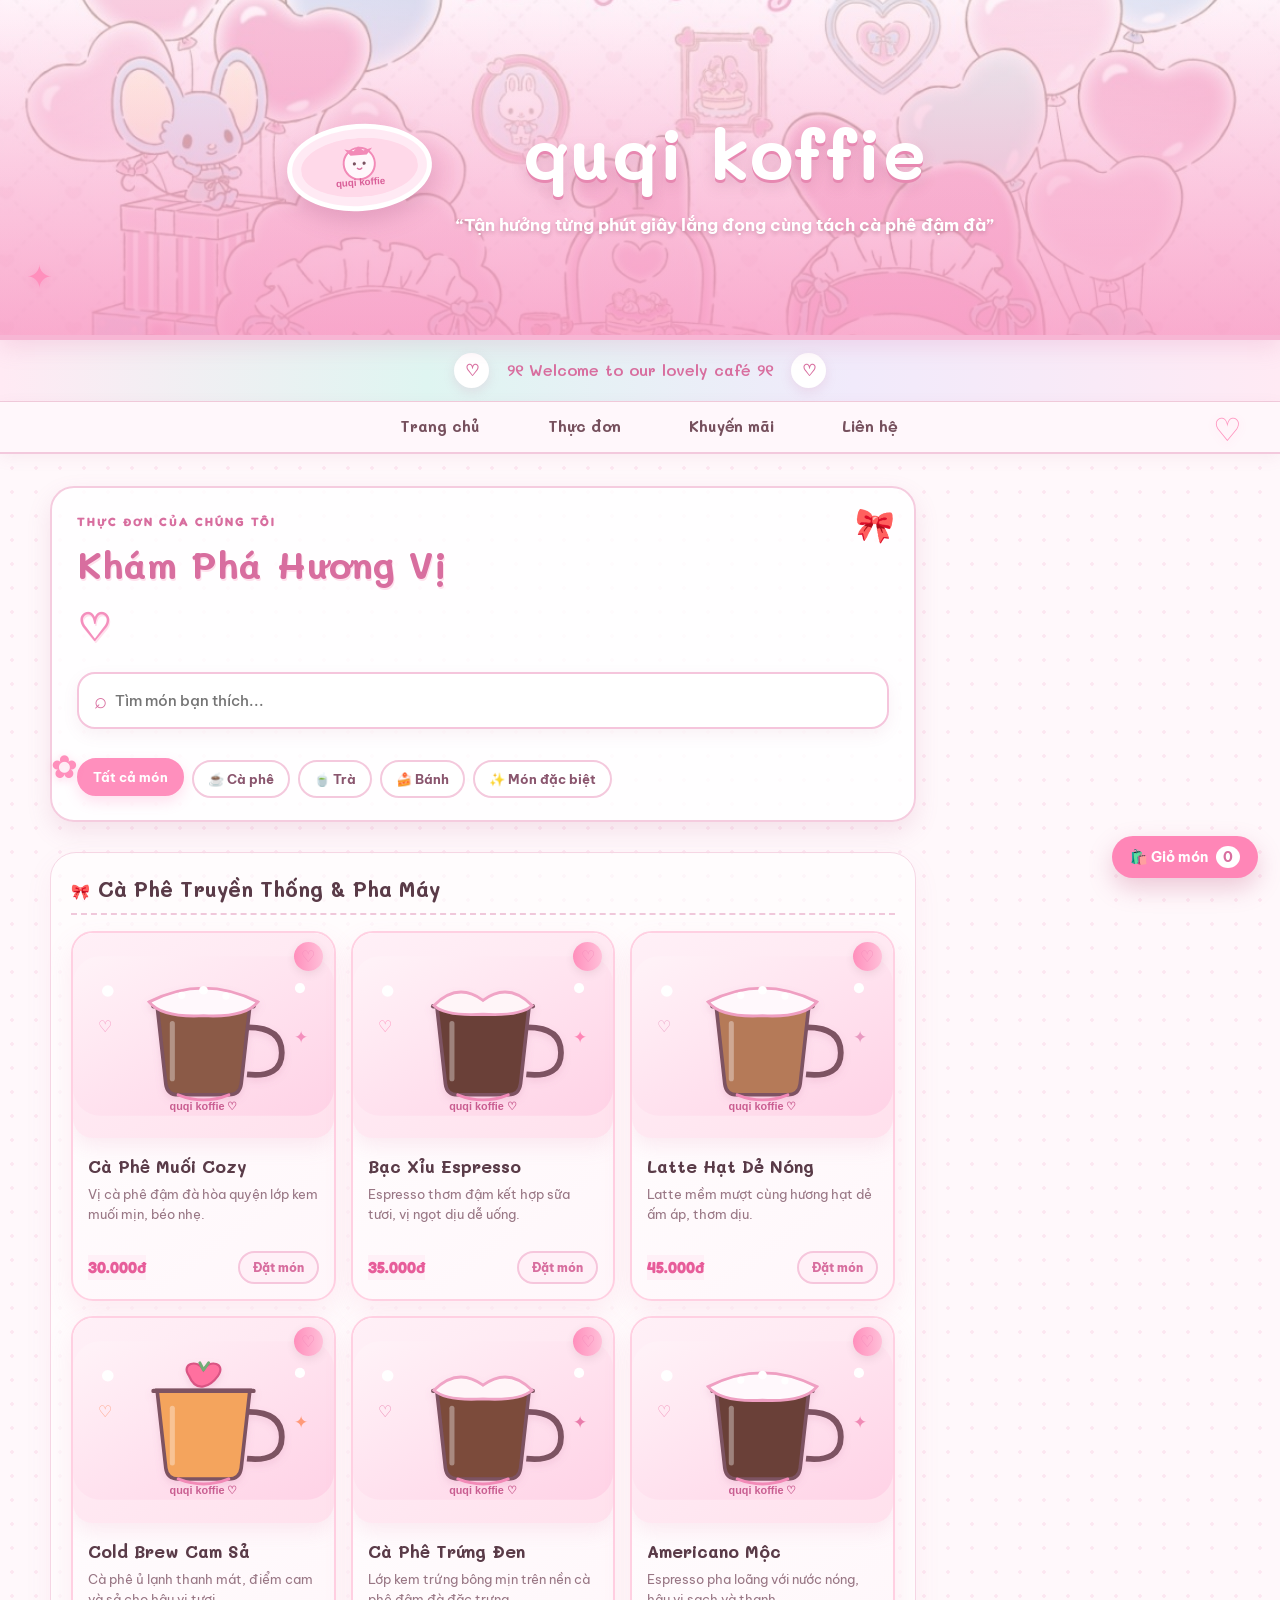
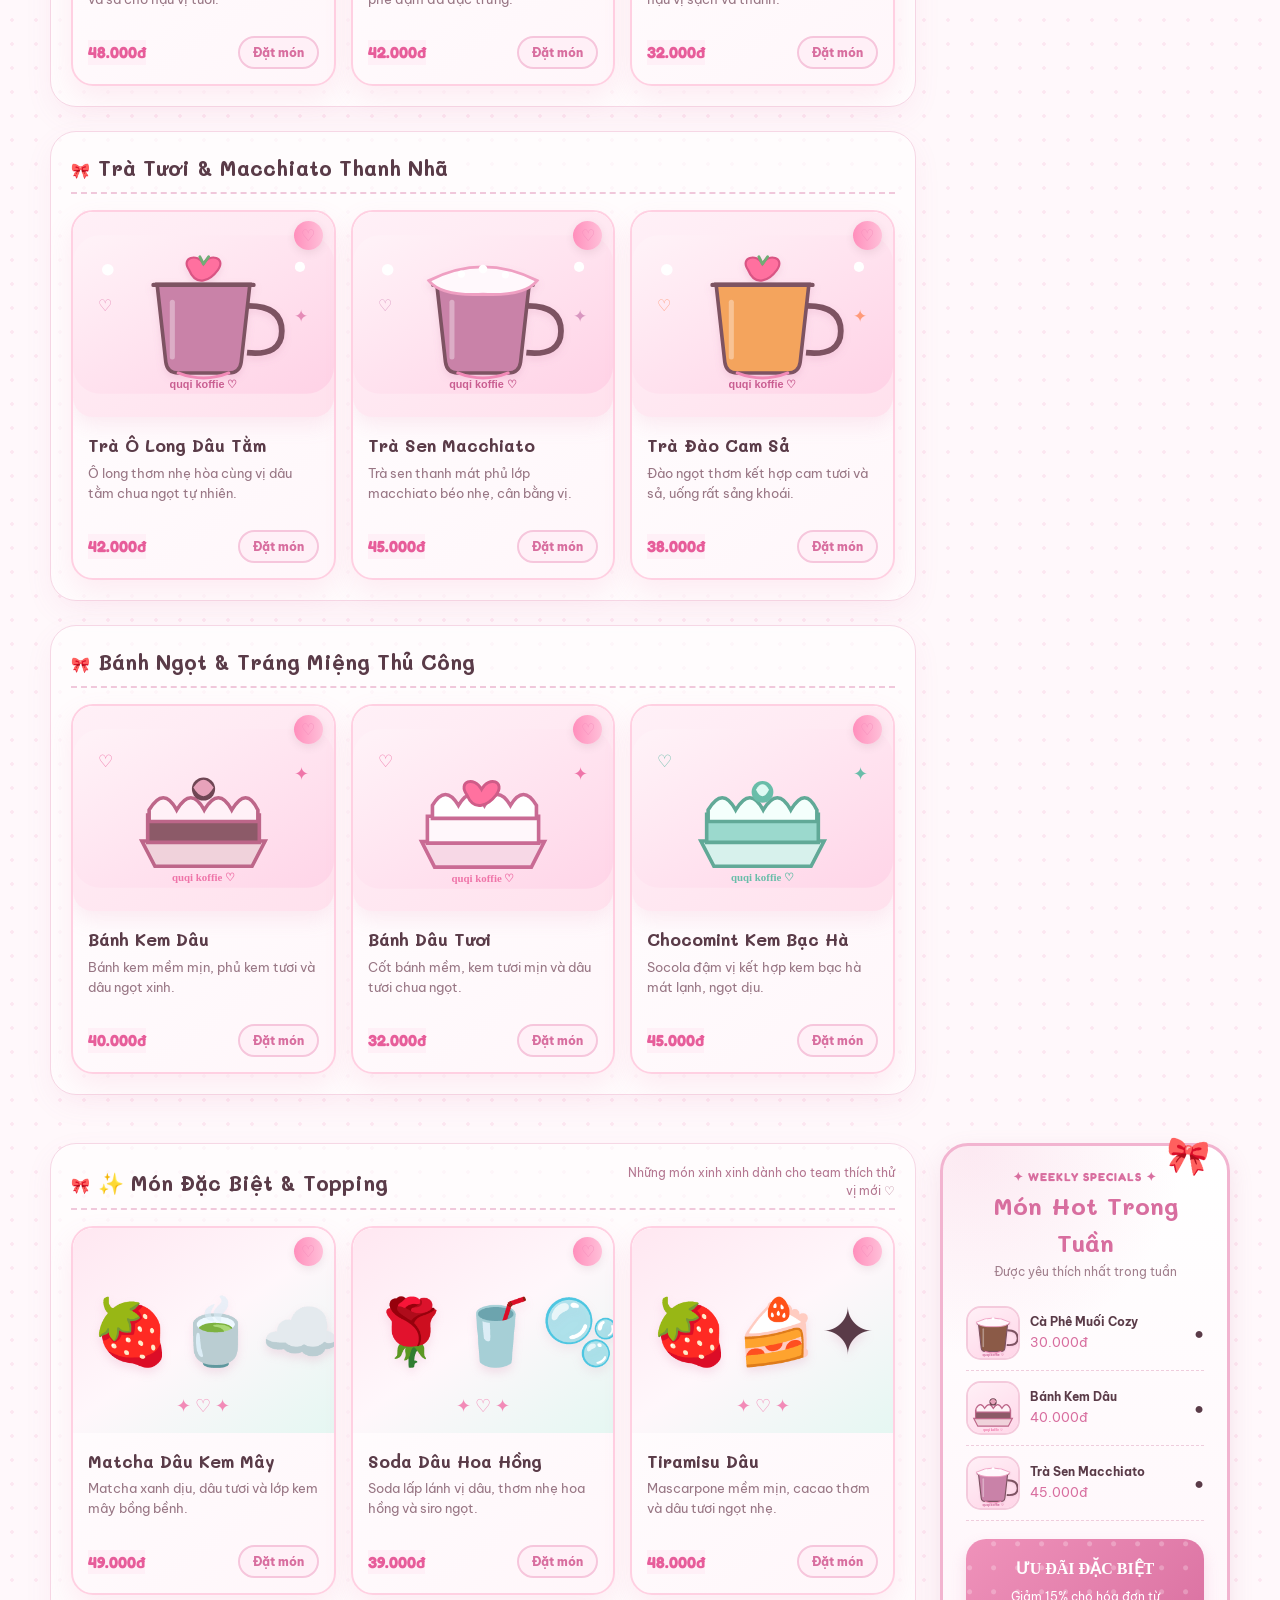
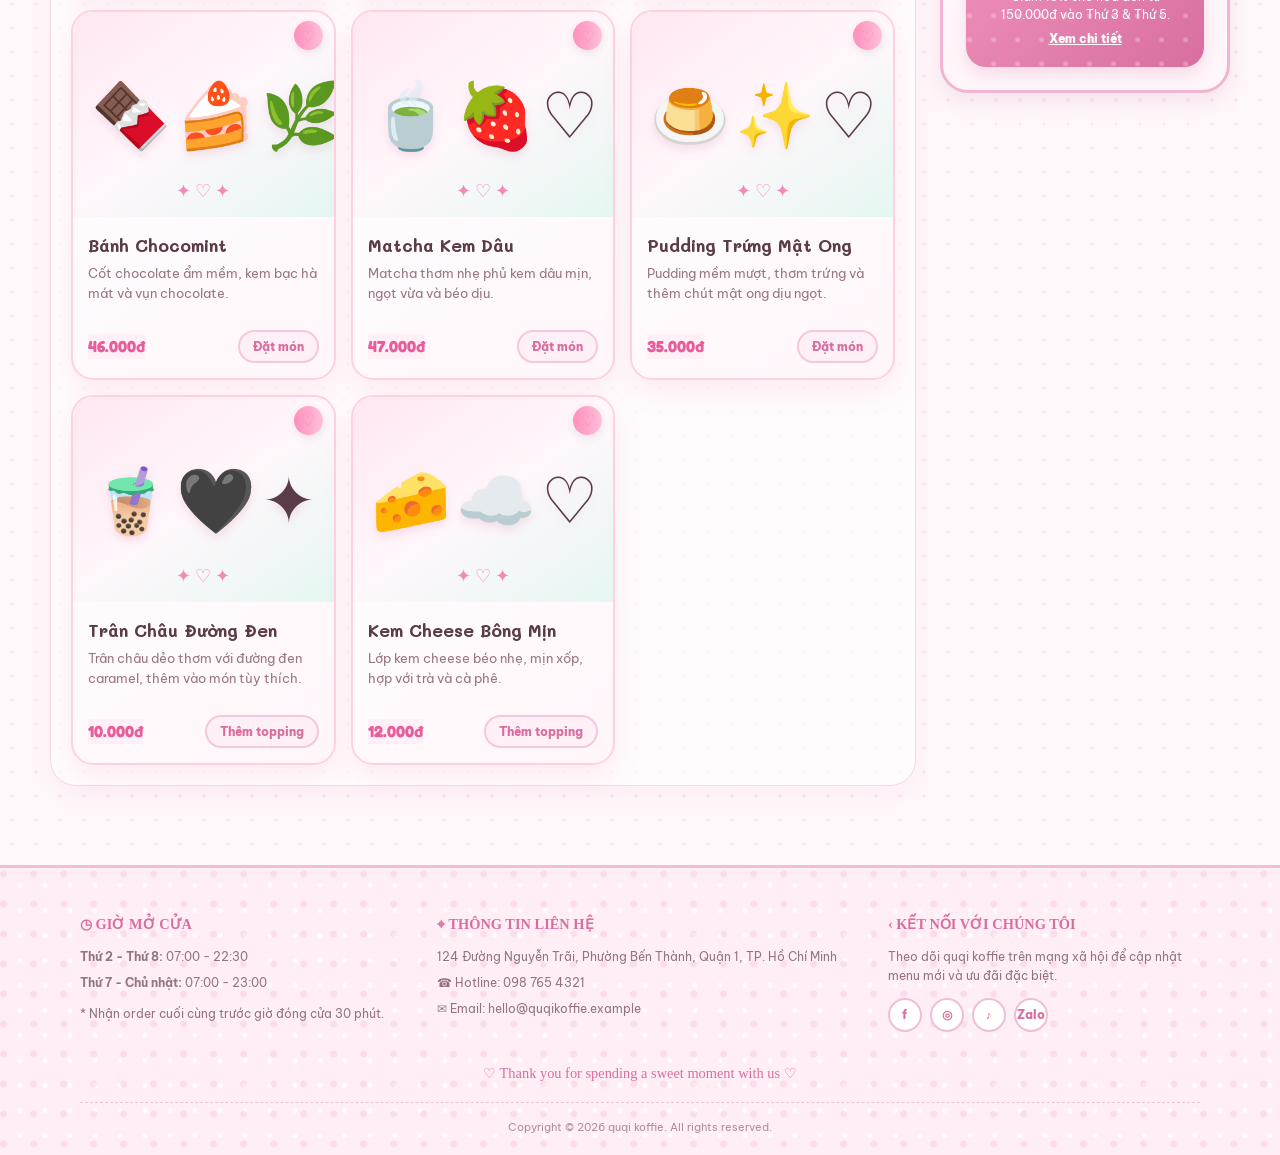
<file: C1_6651071058/html/index.html>
<!DOCTYPE html>
<html lang="vi">
<head>
    <meta charset="UTF-8">
    <meta name="viewport" content="width=device-width, initial-scale=1.0">
    <meta name="description" content="quqi koffie - thực đơn cà phê, trà và bánh ngọt thủ công.">
    <link rel="preconnect" href="https://fonts.googleapis.com">    <link rel="preconnect" href="https://fonts.gstatic.com" crossorigin>    <link href="https://fonts.googleapis.com/css2?family=Baloo+2:wght@400;500;600;700;800&family=Fredoka:wght@400;500;600;700&family=Be+Vietnam+Pro:wght@400;500;600;700;800&display=swap" rel="stylesheet">    <title>quqi koffie | Coffee & Bakery</title>
    <link rel="stylesheet" href="../css/style.css">
</head>
<body>
    <div class="pink-sparkle pink-sparkle-1">✦</div><div class="pink-sparkle pink-sparkle-2">♡</div><div class="pink-sparkle pink-sparkle-3">✿</div>
    <header class="site-header" id="trang-chu">
        <div class="header-overlay">
            <div class="brand">
                <img src="../images/logo.svg" alt="Logo quqi koffie" class="logo">
                <div>
                    <h1>quqi koffie</h1>
                    <p class="slogan">“Tận hưởng từng phút giây lắng đọng cùng tách cà phê đậm đà”</p>
                </div>
            </div>
        </div>
    </header>

    <div class="character-strip" aria-label="Chào mừng đến quqi koffie">
        <div class="character-strip-inner">
            <span class="sticker sticker-left">♡</span>
            <p>୨୧ Welcome to our lovely café ୨୧</p>
            <span class="sticker sticker-right">♡</span>
        </div>
    </div>

    <nav class="main-nav" aria-label="Điều hướng chính">
        <ul>
            <li><a href="#trang-chu">Trang chủ</a></li>
            <li><a href="#thuc-don">Thực đơn</a></li>
            <li><a href="#khuyen-mai">Khuyến mãi</a></li>
            <li><a href="#lien-he">Liên hệ</a></li>
        </ul>
    </nav>

    <main class="page-wrap">
        <div class="content">
            <div class="menu-heading"><span class="bow-decoration" aria-hidden="true">🎀</span>
                <p class="eyebrow">THỰC ĐƠN CỦA CHÚNG TÔI</p>
                <h2 id="thuc-don">Khám Phá Hương Vị</h2>
                <div class="menu-tools">
                    <div class="search-box"><span>⌕</span><input id="menuSearch" type="search" placeholder="Tìm món bạn thích..." aria-label="Tìm món"></div>
                    <div class="filter-tabs" aria-label="Bộ lọc thực đơn">
                        <button class="active" data-filter="all">Tất cả món</button>
                        <button data-filter="coffee">☕ Cà phê</button>
                        <button data-filter="tea">🍵 Trà</button>
                        <button data-filter="cake">🍰 Bánh</button>
                        <button data-filter="special">✨ Món đặc biệt</button>
                    </div>
                </div>
            </div>

            <section class="menu-section" id="ca-phe">
                <h2>Cà Phê Truyền Thống &amp; Pha Máy</h2>
                <div class="menu-grid">
                    <article class="food-card" data-category="coffee special" data-name="cà phê muối cozy">
                        <img src="../images/coffee-muoi.svg" alt="Cà phê muối Cozy">
                        <div class="card-body">
                            <h3>Cà Phê Muối Cozy</h3>
                            <p>Vị cà phê đậm đà hòa quyện lớp kem muối mịn, béo nhẹ.</p>
                            <div class="card-bottom"><span class="price">30.000đ</span><button type="button">Đặt món</button></div>
                        </div>
                    </article>
                    <article class="food-card" data-category="coffee" data-name="bạc xỉu espresso">
                        <img src="../images/espresso.svg" alt="Bạc xỉu Espresso">
                        <div class="card-body">
                            <h3>Bạc Xỉu Espresso</h3>
                            <p>Espresso thơm đậm kết hợp sữa tươi, vị ngọt dịu dễ uống.</p>
                            <div class="card-bottom"><span class="price">35.000đ</span><button type="button">Đặt món</button></div>
                        </div>
                    </article>
                    <article class="food-card" data-category="coffee" data-name="latte hạt dẻ nóng">
                        <img src="../images/latte.svg" alt="Latte hạt dẻ nóng">
                        <div class="card-body">
                            <h3>Latte Hạt Dẻ Nóng</h3>
                            <p>Latte mềm mượt cùng hương hạt dẻ ấm áp, thơm dịu.</p>
                            <div class="card-bottom"><span class="price">45.000đ</span><button type="button">Đặt món</button></div>
                        </div>
                    </article>
                    <article class="food-card" data-category="coffee special" data-name="cold brew cam sả">
                        <img src="../images/cold-brew.svg" alt="Cold Brew Cam Sả">
                        <div class="card-body">
                            <h3>Cold Brew Cam Sả</h3>
                            <p>Cà phê ủ lạnh thanh mát, điểm cam và sả cho hậu vị tươi.</p>
                            <div class="card-bottom"><span class="price">48.000đ</span><button type="button">Đặt món</button></div>
                        </div>
                    </article>
                    <article class="food-card" data-category="coffee special" data-name="cà phê trứng đen">
                        <img src="../images/trung-den.svg" alt="Cà phê trứng đen">
                        <div class="card-body">
                            <h3>Cà Phê Trứng Đen</h3>
                            <p>Lớp kem trứng bông mịn trên nền cà phê đậm đà đặc trưng.</p>
                            <div class="card-bottom"><span class="price">42.000đ</span><button type="button">Đặt món</button></div>
                        </div>
                    </article>
                    <article class="food-card" data-category="coffee" data-name="americano mộc">
                        <img src="../images/americano.svg" alt="Americano nóng">
                        <div class="card-body">
                            <h3>Americano Mộc</h3>
                            <p>Espresso pha loãng với nước nóng, hậu vị sạch và thanh.</p>
                            <div class="card-bottom"><span class="price">32.000đ</span><button type="button">Đặt món</button></div>
                        </div>
                    </article>
                </div>
            </section>

            <section class="menu-section" id="tra">
                <h2>Trà Tươi &amp; Macchiato Thanh Nhã</h2>
                <div class="menu-grid">
                    <article class="food-card" data-category="tea special" data-name="trà ô long dâu tằm">
                        <img src="../images/tra-olong.svg" alt="Trà ô long dâu tằm">
                        <div class="card-body">
                            <h3>Trà Ô Long Dâu Tằm</h3>
                            <p>Ô long thơm nhẹ hòa cùng vị dâu tằm chua ngọt tự nhiên.</p>
                            <div class="card-bottom"><span class="price">42.000đ</span><button type="button">Đặt món</button></div>
                        </div>
                    </article>
                    <article class="food-card" data-category="tea" data-name="trà sen macchiato">
                        <img src="../images/tra-sen.svg" alt="Trà sen macchiato">
                        <div class="card-body">
                            <h3>Trà Sen Macchiato</h3>
                            <p>Trà sen thanh mát phủ lớp macchiato béo nhẹ, cân bằng vị.</p>
                            <div class="card-bottom"><span class="price">45.000đ</span><button type="button">Đặt món</button></div>
                        </div>
                    </article>
                    <article class="food-card" data-category="tea" data-name="trà đào cam sả">
                        <img src="../images/tra-dao.svg" alt="Trà đào cam sả">
                        <div class="card-body">
                            <h3>Trà Đào Cam Sả</h3>
                            <p>Đào ngọt thơm kết hợp cam tươi và sả, uống rất sảng khoái.</p>
                            <div class="card-bottom"><span class="price">38.000đ</span><button type="button">Đặt món</button></div>
                        </div>
                    </article>
                </div>
            </section>

            <section class="menu-section" id="banh">
                <h2>Bánh Ngọt &amp; Tráng Miệng Thủ Công</h2>
                <div class="menu-grid">
                    <article class="food-card" data-category="cake special" data-name="bánh kem dâu">
                        <img src="../images/cream-cake.svg" alt="Tiramisu cacao">
                        <div class="card-body">
                            <h3>Bánh Kem Dâu</h3>
                            <p>Bánh kem mềm mịn, phủ kem tươi và dâu ngọt xinh.</p>
                            <div class="card-bottom"><span class="price">40.000đ</span><button type="button">Đặt món</button></div>
                        </div>
                    </article>
                    <article class="food-card" data-category="cake" data-name="bánh dâu tươi">
                        <img src="../images/strawberry-cake.svg" alt="Croissant bơ tươi">
                        <div class="card-body">
                            <h3>Bánh Dâu Tươi</h3>
                            <p>Cốt bánh mềm, kem tươi mịn và dâu tươi chua ngọt.</p>
                            <div class="card-bottom"><span class="price">32.000đ</span><button type="button">Đặt món</button></div>
                        </div>
                    </article>
                    <article class="food-card" data-category="cake special" data-name="chocomint kem bạc hà">
                        <img src="../images/chocomint-cake.svg" alt="Cheesecake chanh dây">
                        <div class="card-body">
                            <h3>Chocomint Kem Bạc Hà</h3>
                            <p>Socola đậm vị kết hợp kem bạc hà mát lạnh, ngọt dịu.</p>
                            <div class="card-bottom"><span class="price">45.000đ</span><button type="button">Đặt món</button></div>
                        </div>
                    </article>
                </div>
            </section>
        </div>


            <section class="menu-section" id="mon-dac-biet">
                <div class="section-heading-row"><h2>✨ Món Đặc Biệt &amp; Topping</h2><span class="section-note">Những món xinh xinh dành cho team thích thử vị mới ♡</span></div>
                <div class="menu-grid">
                    <article class="food-card" data-category="special" data-name="matcha dâu kem mây"><div class="cute-illustration"><span>🍓</span><b>🍵</b><i>☁️</i></div><div class="card-body"><h3>Matcha Dâu Kem Mây</h3><p>Matcha xanh dịu, dâu tươi và lớp kem mây bồng bềnh.</p><div class="card-bottom"><span class="price">49.000đ</span><button type="button">Đặt món</button></div></div></article>
                    <article class="food-card" data-category="special" data-name="soda dâu hoa hồng"><div class="cute-illustration"><span>🌹</span><b>🥤</b><i>🫧</i></div><div class="card-body"><h3>Soda Dâu Hoa Hồng</h3><p>Soda lấp lánh vị dâu, thơm nhẹ hoa hồng và siro ngọt.</p><div class="card-bottom"><span class="price">39.000đ</span><button type="button">Đặt món</button></div></div></article>
                    <article class="food-card" data-category="special" data-name="tiramisu dâu"><div class="cute-illustration"><span>🍓</span><b>🍰</b><i>✦</i></div><div class="card-body"><h3>Tiramisu Dâu</h3><p>Mascarpone mềm mịn, cacao thơm và dâu tươi ngọt nhẹ.</p><div class="card-bottom"><span class="price">48.000đ</span><button type="button">Đặt món</button></div></div></article>
                    <article class="food-card" data-category="cake special" data-name="bánh chocomint"><div class="cute-illustration"><span>🍫</span><b>🍰</b><i>🌿</i></div><div class="card-body"><h3>Bánh Chocomint</h3><p>Cốt chocolate ẩm mềm, kem bạc hà mát và vụn chocolate.</p><div class="card-bottom"><span class="price">46.000đ</span><button type="button">Đặt món</button></div></div></article>
                    <article class="food-card" data-category="special" data-name="matcha kem dâu"><div class="cute-illustration"><span>🍵</span><b>🍓</b><i>♡</i></div><div class="card-body"><h3>Matcha Kem Dâu</h3><p>Matcha thơm nhẹ phủ kem dâu mịn, ngọt vừa và béo dịu.</p><div class="card-bottom"><span class="price">47.000đ</span><button type="button">Đặt món</button></div></div></article>
                    <article class="food-card" data-category="special" data-name="pudding trứng mật ong"><div class="cute-illustration"><span>🍮</span><b>✨</b><i>♡</i></div><div class="card-body"><h3>Pudding Trứng Mật Ong</h3><p>Pudding mềm mượt, thơm trứng và thêm chút mật ong dịu ngọt.</p><div class="card-bottom"><span class="price">35.000đ</span><button type="button">Đặt món</button></div></div></article>
                    <article class="food-card" data-category="special" data-name="trân châu đường đen"><div class="cute-illustration"><span>🧋</span><b>🖤</b><i>✦</i></div><div class="card-body"><h3>Trân Châu Đường Đen</h3><p>Trân châu dẻo thơm với đường đen caramel, thêm vào món tùy thích.</p><div class="card-bottom"><span class="price">10.000đ</span><button type="button">Thêm topping</button></div></div></article>
                    <article class="food-card" data-category="special" data-name="kem cheese bông mịn"><div class="cute-illustration"><span>🧀</span><b>☁️</b><i>♡</i></div><div class="card-body"><h3>Kem Cheese Bông Mịn</h3><p>Lớp kem cheese béo nhẹ, mịn xốp, hợp với trà và cà phê.</p><div class="card-bottom"><span class="price">12.000đ</span><button type="button">Thêm topping</button></div></div></article>
                </div>
            </section>

        <aside class="sidebar" id="khuyen-mai">
            <div class="promo-box"><span class="promo-bow" aria-hidden="true">🎀</span>
                <p class="promo-title">✦ WEEKLY SPECIALS ✦</p>
                <h2>Món Hot Trong Tuần</h2>
                <p class="promo-subtitle">Được yêu thích nhất trong tuần</p>

                <div class="mini-item">
                    <img src="../images/coffee-muoi.svg" alt="">
                    <div><strong>Cà Phê Muối Cozy</strong><small>30.000đ</small></div>
                    <span>●</span>
                </div>
                <div class="mini-item">
                    <img src="../images/cream-cake.svg" alt="">
                    <div><strong>Bánh Kem Dâu</strong><small>40.000đ</small></div>
                    <span>●</span>
                </div>
                <div class="mini-item">
                    <img src="../images/tra-sen.svg" alt="">
                    <div><strong>Trà Sen Macchiato</strong><small>45.000đ</small></div>
                    <span>●</span>
                </div>

                <div class="deal">
                    <strong>ƯU ĐÃI ĐẶC BIỆT</strong>
                    <p>Giảm 15% cho hóa đơn từ 150.000đ vào Thứ 3 &amp; Thứ 5.</p>
                    <a href="#lien-he">Xem chi tiết</a>
                </div>
            </div>
        </aside>
    </main>

    <div class="cart-float" id="cartFloat" aria-live="polite">🛍️ <span>Giỏ món</span> <b id="cartCount">0</b></div>
    <div class="toast" id="toast">♡ Đã thêm vào giỏ món!</div>

    <footer id="lien-he">
        <div class="footer-grid">
            <section>
                <h2>◷ GIỜ MỞ CỬA</h2>
                <p><b>Thứ 2 - Thứ 8:</b> 07:00 - 22:30</p>
                <p><b>Thứ 7 - Chủ nhật:</b> 07:00 - 23:00</p>
                <small>* Nhận order cuối cùng trước giờ đóng cửa 30 phút.</small>
            </section>
            <section>
                <h2>⌖ THÔNG TIN LIÊN HỆ</h2>
                <p>124 Đường Nguyễn Trãi, Phường Bến Thành, Quận 1, TP. Hồ Chí Minh</p>
                <p>☎ Hotline: 098 765 4321</p>
                <p>✉ Email: hello@quqikoffie.example</p>
            </section>
            <section>
                <h2>‹ KẾT NỐI VỚI CHÚNG TÔI</h2>
                <p>Theo dõi quqi koffie trên mạng xã hội để cập nhật menu mới và ưu đãi đặc biệt.</p>
                <div class="socials"><a href="#">f</a><a href="#">◎</a><a href="#">♪</a><a href="#">Zalo</a></div>
            </section>
        </div>
        <p class="footer-cute">♡ Thank you for spending a sweet moment with us ♡</p>
        <div class="copyright">Copyright © 2026 quqi koffie. All rights reserved.</div>
    </footer>

<script>
(() => {
  const cards=[...document.querySelectorAll('.food-card')], search=document.getElementById('menuSearch');
  const buttons=[...document.querySelectorAll('.filter-tabs button')]; let active='all', cart=0;
  function render(){ const q=(search?.value||'').toLowerCase().trim(); cards.forEach(c=>{const ok=(active==='all'||c.dataset.category?.includes(active)) && (!q||c.dataset.name?.includes(q)||c.innerText.toLowerCase().includes(q)); c.classList.toggle('hidden-card',!ok);}); }
  buttons.forEach(b=>b.addEventListener('click',()=>{buttons.forEach(x=>x.classList.remove('active'));b.classList.add('active');active=b.dataset.filter;render();}));
  search?.addEventListener('input',render);
  document.querySelectorAll('.food-card button').forEach(btn=>btn.addEventListener('click',()=>{cart++;document.getElementById('cartCount').textContent=cart;const t=document.getElementById('toast');t.classList.add('show');setTimeout(()=>t.classList.remove('show'),1400);}));
})();
</script>
</body>
</html>
</file>
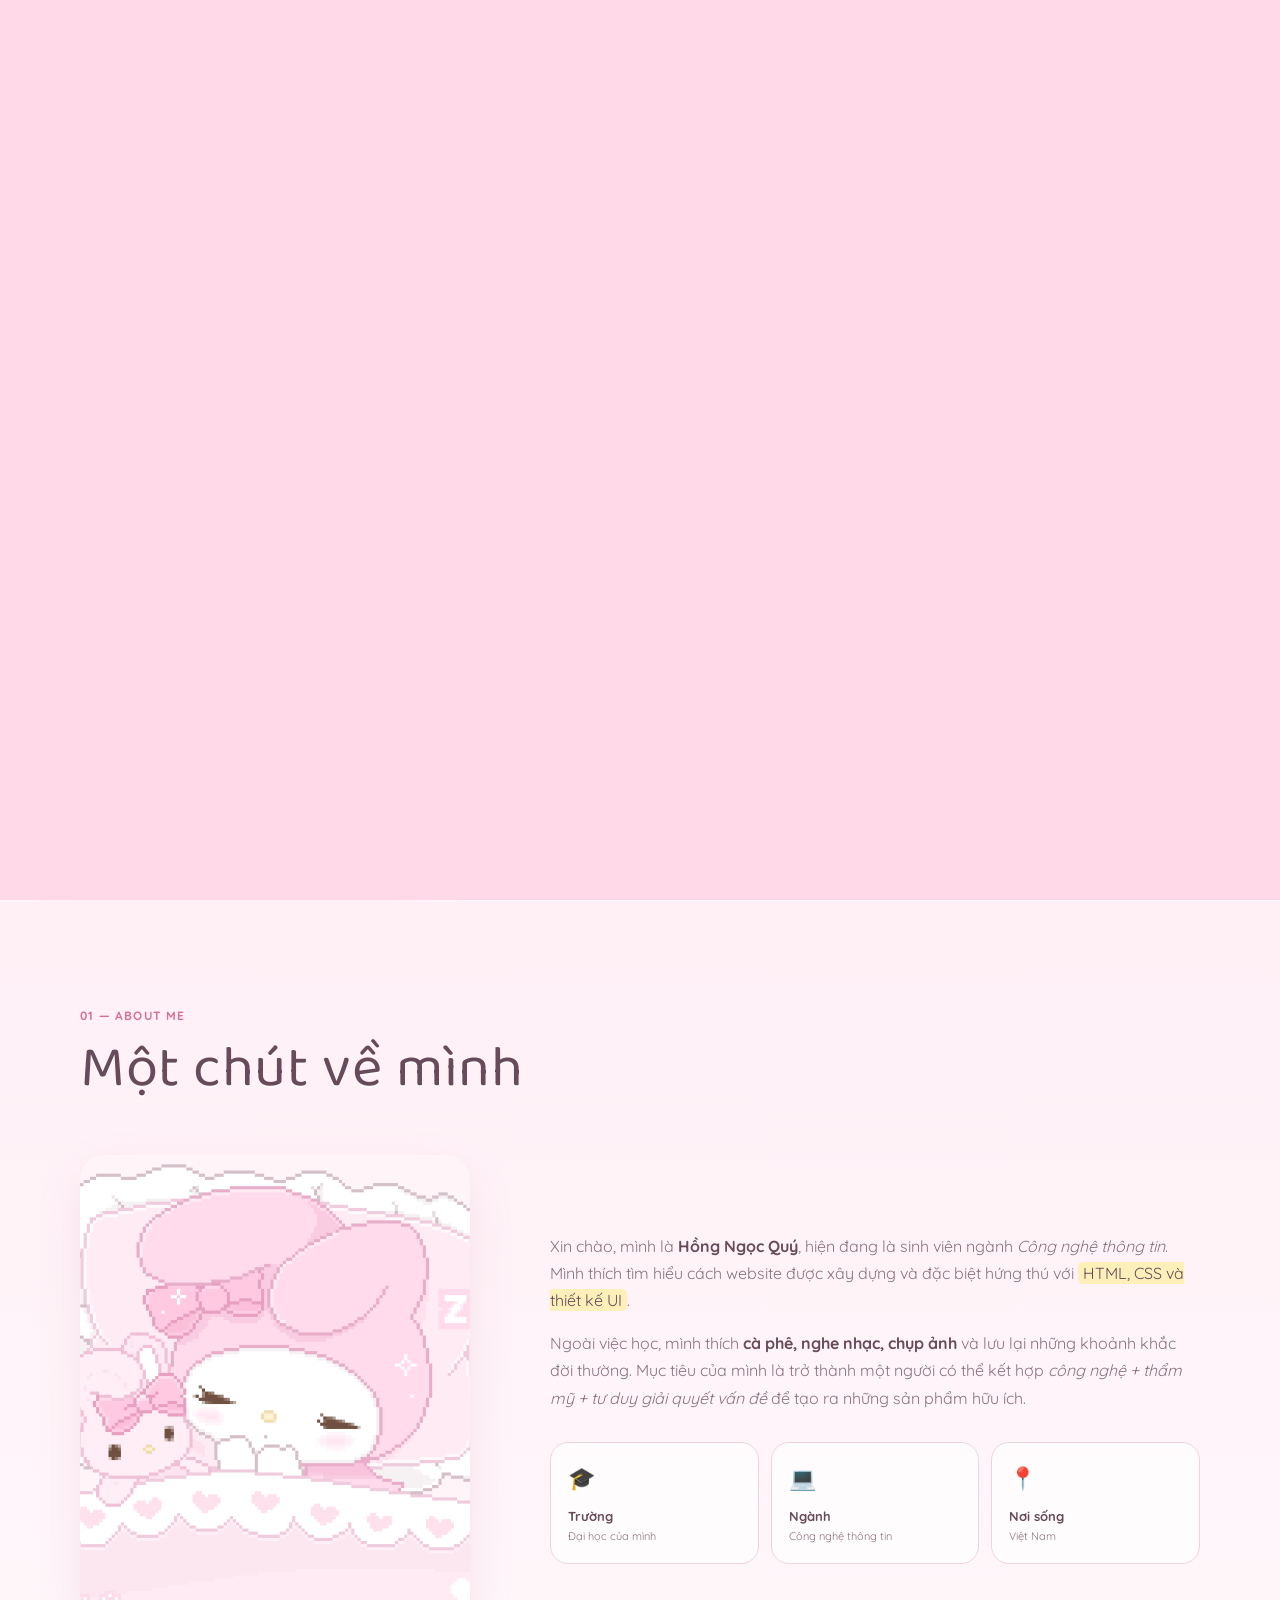
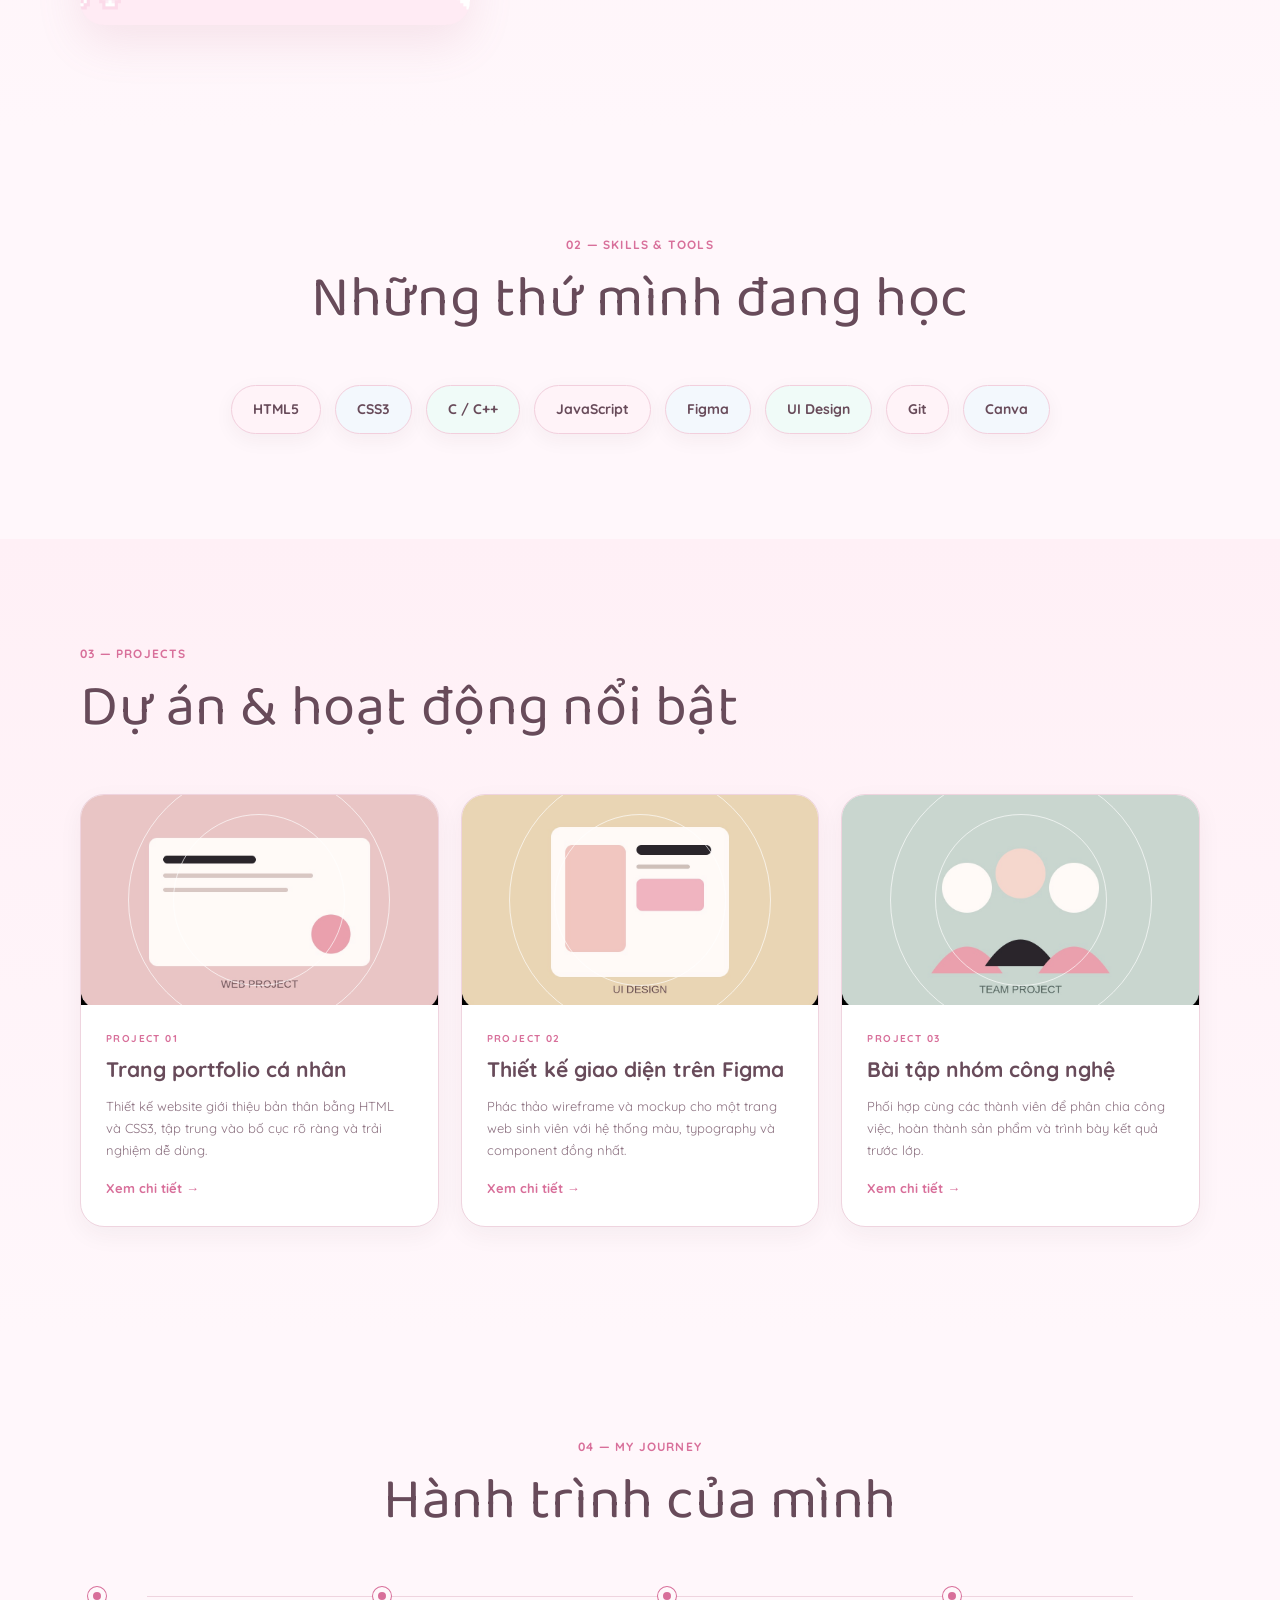
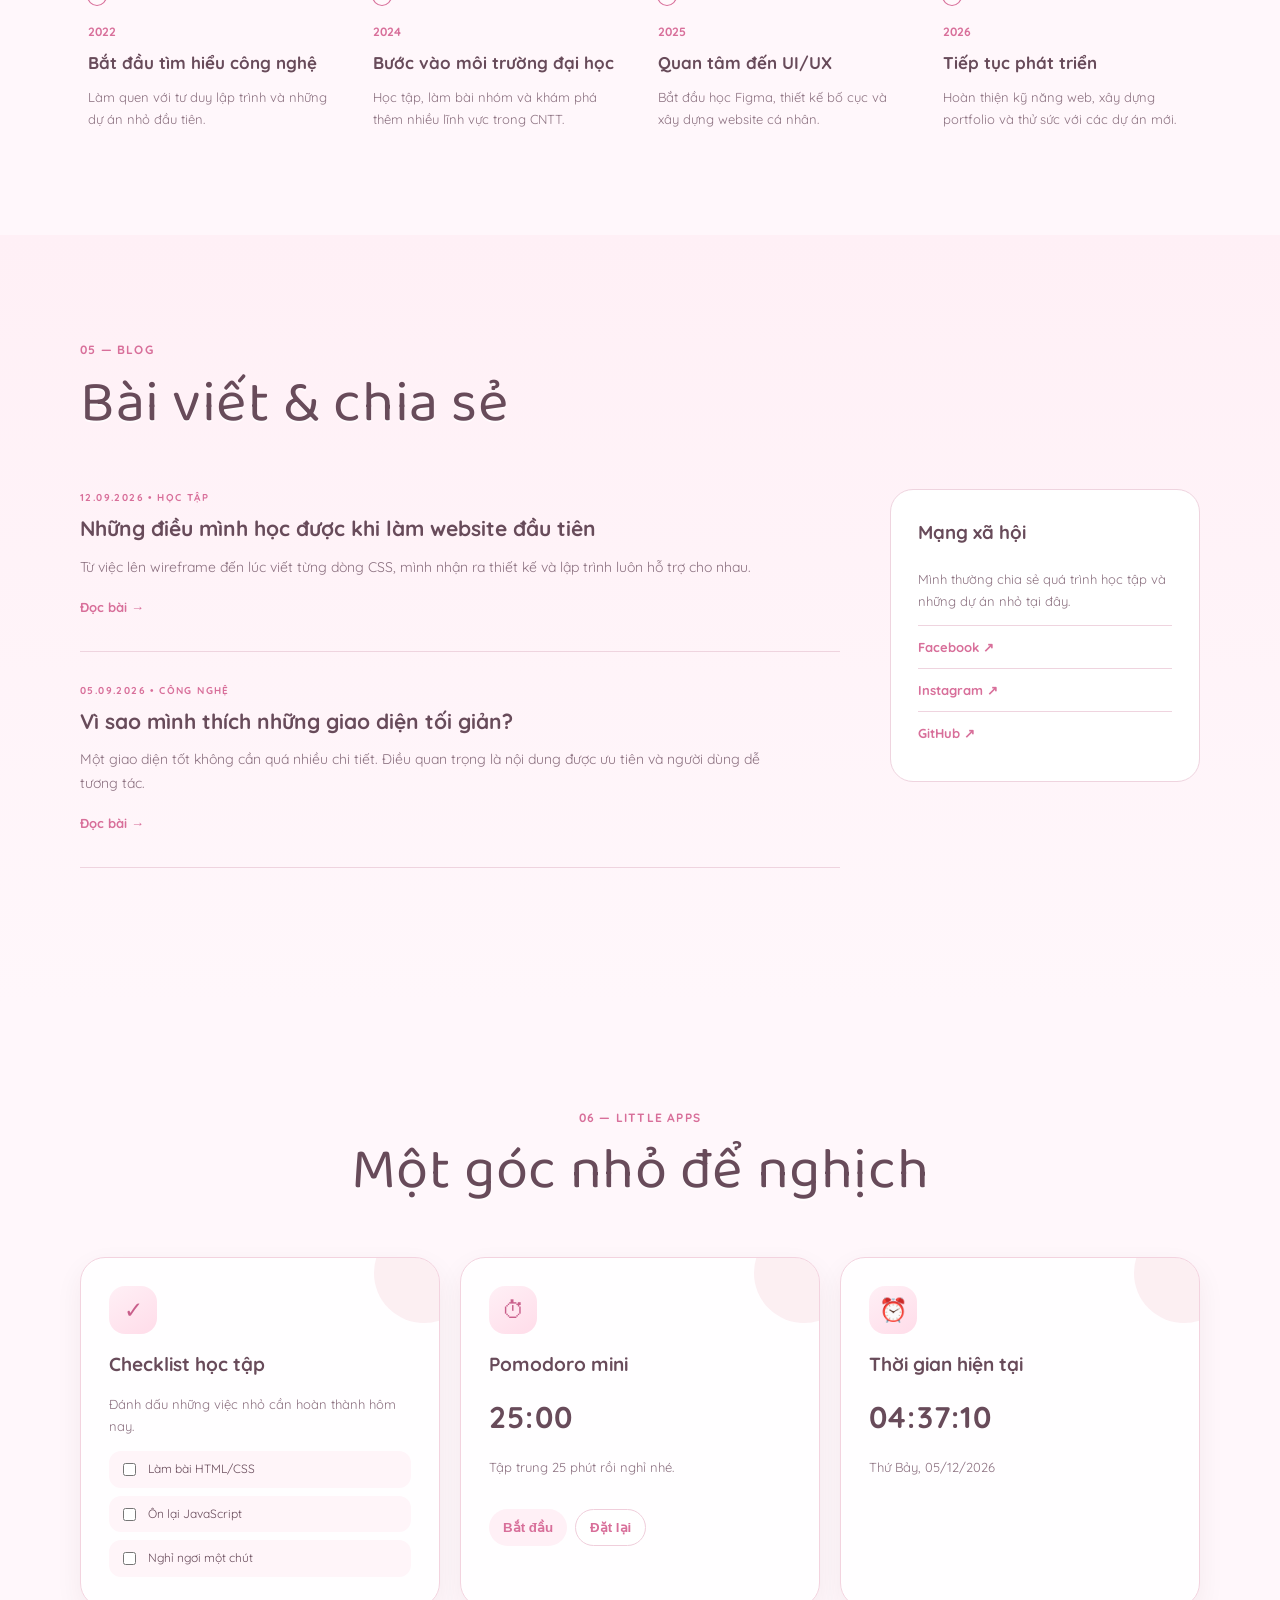
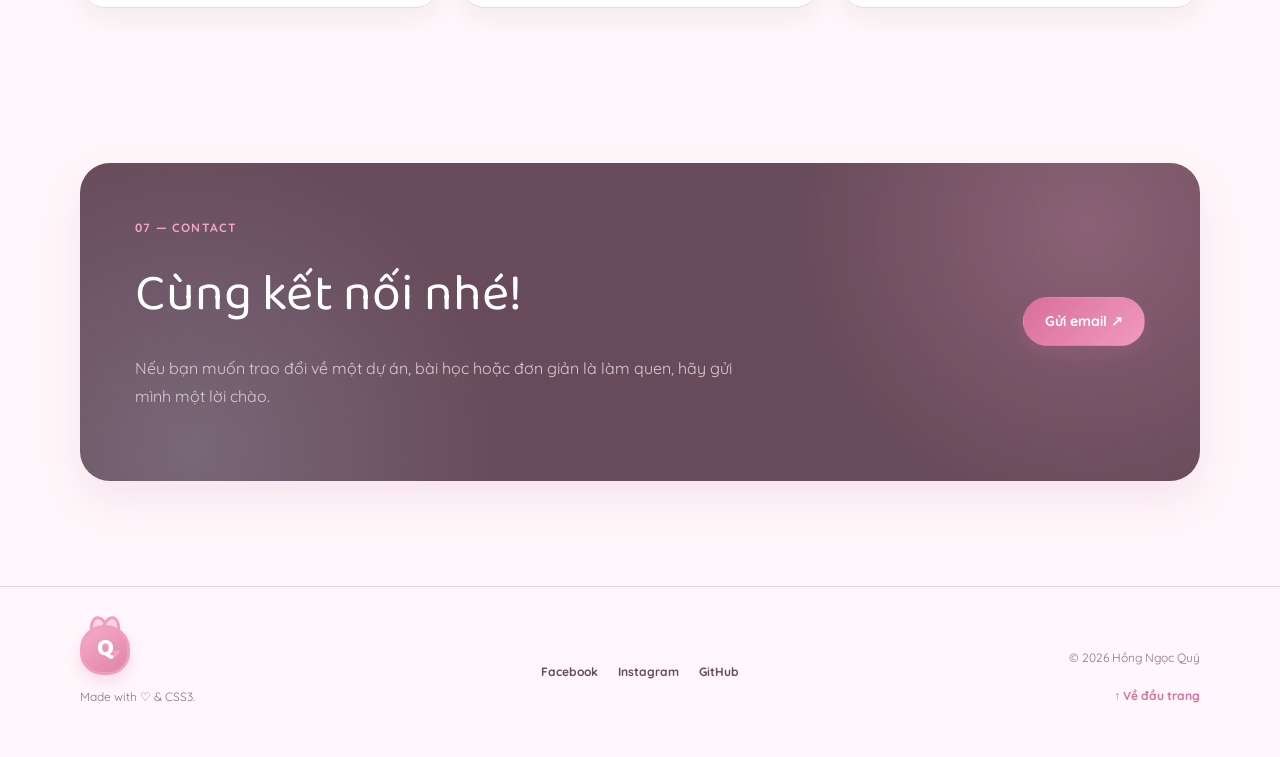
<file: C2_6651071058/html/index.html>
<!DOCTYPE html>
<html lang="vi">
<head>
    <meta charset="UTF-8">
    <meta name="viewport" content="width=device-width, initial-scale=1.0">
    <meta name="description" content="Blog cá nhân giới thiệu bản thân, kỹ năng, dự án và hành trình học tập của sinh viên.">
    <meta name="author" content="Họ và tên sinh viên">
    <title>Blog cá nhân | Họ và tên</title>
    <link rel="stylesheet" href="../css/style.css">
    <script src="../js/script.js" defer></script>
</head>
<body>
    <div class="curtain-intro" id="curtainIntro" aria-hidden="true">
        <div class="curtain-panel curtain-left"></div>
        <div class="curtain-panel curtain-right"></div>
        <div class="star-field" id="starField"></div>
        <div class="curtain-title"><span>Q</span><small>một góc nhỏ của mình ♡</small></div>
    </div>
    <div class="scroll-progress" id="scrollProgress"></div>
    <div class="quick-tools" aria-label="Công cụ nhanh">
        <button type="button" id="themeToggle" title="Đổi giao diện">☼</button>
        <button type="button" id="fontToggle" title="Đổi cỡ chữ">A+</button>
        <button type="button" id="sparkleToggle" title="Hiệu ứng lấp lánh">✦</button>
    </div>
    <div class="toast" id="toast" role="status"></div>
    <header class="site-header" id="top">
        <div class="container nav-wrap">
            <a class="logo" href="#home" aria-label="Trang chủ">Q<span>♥</span></a>
            <nav class="main-nav" aria-label="Điều hướng chính">
                <a href="#home">Trang chủ</a>
                <a href="#about">Giới thiệu</a>
                <a href="#projects">Dự án</a>
                <a href="#blog">Bài viết</a>
                <a href="#contact">Liên hệ</a>
            </nav>
        </div>
    </header>

    <main>
        <section class="hero section" id="home">
            <div class="container hero-grid">
                <div class="hero-content">
                    <p class="eyebrow">✦ BLOG CÁ NHÂN • SINH VIÊN</p>
                    <h1>Xin chào!<br>Mình là <span>Lê Hồng Ngọc Quý</span>.</h1>
                    <p class="hero-text">
                        Một sinh viên yêu thích công nghệ, thiết kế giao diện và những điều nhỏ bé
                        khiến cuộc sống trở nên thú vị hơn.
                    </p>
                    <div class="hero-buttons">
                        <a class="btn btn-primary" href="#about">Xem hồ sơ ↗</a>
                        <a class="btn btn-secondary" href="#contact">Liên hệ mình</a>
                    </div>
                    <div class="language-line">
                        <span>Mình là</span>
                        <strong class="typing-word">sinh viên</strong>
                    </div>
                </div>
                <div class="hero-art">
                    <div class="blob blob-one"></div>
                    <div class="blob blob-two"></div>
                    <div class="avatar-card">
                        <div class="avatar-circle"><img src="../images/avatar.gif" alt="Ảnh đại diện"></div>
                        <span class="mini-note">hello! ♡</span>
                    </div>
                    <div class="floating-card card-top">☕ học tập</div>
                    <div class="floating-card card-bottom">✦ sáng tạo</div>
                </div>
            </div>
        </section>

        <section class="section soft-section" id="about">
            <div class="container">
                <div class="section-heading">
                    <p class="eyebrow">01 — ABOUT ME</p>
                    <h2>Một chút về mình</h2>
                </div>
                <div class="about-grid">
                    <div class="about-photo">
                        <div class="photo-placeholder"><img src="../images/avatar.gif" alt="Ảnh của mình"></div>
                    </div>
                    <div class="about-copy">
                        <p>
                            Xin chào, mình là <strong>Hồng Ngọc Quý</strong>, hiện đang là sinh viên
                            ngành <em>Công nghệ thông tin</em>. Mình thích tìm hiểu cách website
                            được xây dựng và đặc biệt hứng thú với <mark>HTML, CSS và thiết kế UI</mark>.
                        </p>
                        <p>
                            Ngoài việc học, mình thích <strong>cà phê, nghe nhạc, chụp ảnh</strong>
                            và lưu lại những khoảnh khắc đời thường. Mục tiêu của mình là trở thành
                            một người có thể kết hợp <em>công nghệ + thẩm mỹ + tư duy giải quyết vấn đề</em>
                            để tạo ra những sản phẩm hữu ích.
                        </p>
                        <div class="facts">
                            <div><span>🎓</span><b>Trường</b><small>Đại học của mình</small></div>
                            <div><span>💻</span><b>Ngành</b><small>Công nghệ thông tin</small></div>
                            <div><span>📍</span><b>Nơi sống</b><small>Việt Nam</small></div>
                        </div>
                    </div>
                </div>
            </div>
        </section>

        <section class="section" id="skills">
            <div class="container">
                <div class="section-heading center">
                    <p class="eyebrow">02 — SKILLS & TOOLS</p>
                    <h2>Những thứ mình đang học</h2>
                </div>
                <div class="skill-grid">
                    <span class="skill-tag">HTML5</span>
                    <span class="skill-tag">CSS3</span>
                    <span class="skill-tag">C / C++</span>
                    <span class="skill-tag">JavaScript</span>
                    <span class="skill-tag">Figma</span>
                    <span class="skill-tag">UI Design</span>
                    <span class="skill-tag">Git</span>
                    <span class="skill-tag">Canva</span>
                </div>
            </div>
        </section>

        <section class="section soft-section" id="projects">
            <div class="container">
                <div class="section-heading">
                    <p class="eyebrow">03 — PROJECTS</p>
                    <h2>Dự án & hoạt động nổi bật</h2>
                </div>
                <div class="project-grid">
                    <article class="project-card">
                        <div class="project-image project-one"><img src="../images/project-web.jpg" alt="Dự án website"></div>
                        <div class="project-body">
                            <p class="project-number">PROJECT 01</p>
                            <h3>Trang portfolio cá nhân</h3>
                            <p>Thiết kế website giới thiệu bản thân bằng HTML và CSS3, tập trung vào bố cục rõ ràng và trải nghiệm dễ dùng.</p>
                            <a href="#projects" class="project-open" data-title="Trang portfolio cá nhân" data-text="Một website cá nhân với bố cục mềm mại, ảnh đại diện và các phần giới thiệu, kỹ năng, dự án, blog và liên hệ.">Xem chi tiết →</a>
                        </div>
                    </article>
                    <article class="project-card">
                        <div class="project-image project-two"><img src="../images/project-ui.jpg" alt="Thiết kế giao diện UI"></div>
                        <div class="project-body">
                            <p class="project-number">PROJECT 02</p>
                            <h3>Thiết kế giao diện trên Figma</h3>
                            <p>Phác thảo wireframe và mockup cho một trang web sinh viên với hệ thống màu, typography và component đồng nhất.</p>
                            <a href="#projects" class="project-open" data-title="Thiết kế giao diện trên Figma" data-text="Bộ giao diện tập trung vào màu pastel, typography dễ đọc và các component có tính nhất quán.">Xem chi tiết →</a>
                        </div>
                    </article>
                    <article class="project-card">
                        <div class="project-image project-three"><img src="../images/project-team.jpg" alt="Dự án nhóm"></div>
                        <div class="project-body">
                            <p class="project-number">PROJECT 03</p>
                            <h3>Bài tập nhóm công nghệ</h3>
                            <p>Phối hợp cùng các thành viên để phân chia công việc, hoàn thành sản phẩm và trình bày kết quả trước lớp.</p>
                            <a href="#projects" class="project-open" data-title="Bài tập nhóm công nghệ" data-text="Một dự án nhóm giúp luyện kỹ năng phân chia công việc, phối hợp và trình bày sản phẩm trước lớp.">Xem chi tiết →</a>
                        </div>
                    </article>
                </div>
            </div>
        </section>

        <section class="section" id="journey">
            <div class="container">
                <div class="section-heading center">
                    <p class="eyebrow">04 — MY JOURNEY</p>
                    <h2>Hành trình của mình</h2>
                </div>
                <div class="timeline">
                    <div class="timeline-item">
                        <span class="timeline-dot"></span>
                        <p class="timeline-year">2022</p>
                        <h3>Bắt đầu tìm hiểu công nghệ</h3>
                        <p>Làm quen với tư duy lập trình và những dự án nhỏ đầu tiên.</p>
                    </div>
                    <div class="timeline-item">
                        <span class="timeline-dot"></span>
                        <p class="timeline-year">2024</p>
                        <h3>Bước vào môi trường đại học</h3>
                        <p>Học tập, làm bài nhóm và khám phá thêm nhiều lĩnh vực trong CNTT.</p>
                    </div>
                    <div class="timeline-item">
                        <span class="timeline-dot"></span>
                        <p class="timeline-year">2025</p>
                        <h3>Quan tâm đến UI/UX</h3>
                        <p>Bắt đầu học Figma, thiết kế bố cục và xây dựng website cá nhân.</p>
                    </div>
                    <div class="timeline-item">
                        <span class="timeline-dot"></span>
                        <p class="timeline-year">2026</p>
                        <h3>Tiếp tục phát triển</h3>
                        <p>Hoàn thiện kỹ năng web, xây dựng portfolio và thử sức với các dự án mới.</p>
                    </div>
                </div>
            </div>
        </section>

        <section class="section soft-section" id="blog">
            <div class="container">
                <div class="section-heading">
                    <p class="eyebrow">05 — BLOG</p>
                    <h2>Bài viết & chia sẻ</h2>
                </div>
                <div class="blog-layout">
                    <div class="article-list">
                        <article class="blog-post">
                            <p class="post-meta">12.09.2026 • HỌC TẬP</p>
                            <h3>Những điều mình học được khi làm website đầu tiên</h3>
                            <p>Từ việc lên wireframe đến lúc viết từng dòng CSS, mình nhận ra thiết kế và lập trình luôn hỗ trợ cho nhau.</p>
                            <a href="#contact">Đọc bài →</a>
                        </article>
                        <article class="blog-post">
                            <p class="post-meta">05.09.2026 • CÔNG NGHỆ</p>
                            <h3>Vì sao mình thích những giao diện tối giản?</h3>
                            <p>Một giao diện tốt không cần quá nhiều chi tiết. Điều quan trọng là nội dung được ưu tiên và người dùng dễ tương tác.</p>
                            <a href="#contact">Đọc bài →</a>
                        </article>
                    </div>
                    <aside class="sidebar">
                        <h3>Mạng xã hội</h3>
                        <p>Mình thường chia sẻ quá trình học tập và những dự án nhỏ tại đây.</p>
                        <a href="#" class="social-link">Facebook ↗</a>
                        <a href="#" class="social-link">Instagram ↗</a>
                        <a href="#" class="social-link">GitHub ↗</a>
                    </aside>
                </div>
            </div>
        </section>

        <section class="section mini-apps" id="apps">
            <div class="container">
                <div class="section-heading center">
                    <p class="eyebrow">06 — LITTLE APPS</p>
                    <h2>Một góc nhỏ để nghịch</h2>
                </div>
                <div class="app-grid">
                    <div class="app-card reveal">
                        <span class="app-icon">✓</span>
                        <h3>Checklist học tập</h3>
                        <p>Đánh dấu những việc nhỏ cần hoàn thành hôm nay.</p>
                        <div class="todo-list">
                            <label><input type="checkbox" class="todo-check"> Làm bài HTML/CSS</label>
                            <label><input type="checkbox" class="todo-check"> Ôn lại JavaScript</label>
                            <label><input type="checkbox" class="todo-check"> Nghỉ ngơi một chút</label>
                        </div>
                    </div>
                    <div class="app-card reveal">
                        <span class="app-icon">⏱</span>
                        <h3>Pomodoro mini</h3>
                        <strong class="live-clock" id="pomodoroTime">25:00</strong>
                        <p id="pomodoroStatus">Tập trung 25 phút rồi nghỉ nhé.</p>
                        <div class="pomodoro-actions">
                            <button class="app-btn" id="pomodoroBtn" type="button">Bắt đầu</button>
                            <button class="app-btn ghost-btn" id="pomodoroReset" type="button">Đặt lại</button>
                        </div>
                    </div>
                    <div class="app-card reveal">
                        <span class="app-icon">⏰</span>
                        <h3>Thời gian hiện tại</h3>
                        <strong class="live-clock" id="liveClock">00:00:00</strong>
                        <p id="liveDate">Hôm nay</p>
                    </div>
                </div>
            </div>
        </section>

        <section class="section contact-section" id="contact">
            <div class="container contact-box">
                <div>
                    <p class="eyebrow">07 — CONTACT</p>
                    <h2>Cùng kết nối nhé!</h2>
                    <p>Nếu bạn muốn trao đổi về một dự án, bài học hoặc đơn giản là làm quen, hãy gửi mình một lời chào.</p>
                </div>
                <a class="btn btn-primary" href="mailto:emailcuaban@example.com">Gửi email ↗</a>
            </div>
        </section>
    </main>

    <div class="modal" id="projectModal" aria-hidden="true">
        <div class="modal-backdrop" data-close-modal></div>
        <div class="modal-box" role="dialog" aria-modal="true" aria-labelledby="modalTitle">
            <button class="modal-close" type="button" data-close-modal aria-label="Đóng">×</button>
            <p class="eyebrow">PROJECT PREVIEW</p>
            <h2 id="modalTitle">Dự án</h2>
            <p id="modalText">Thông tin dự án.</p>
            <span class="modal-chip">HTML • CSS • UI</span>
        </div>
    </div>

    <footer class="site-footer">
        <div class="container footer-grid">
            <div><a class="logo footer-logo" href="#top">Q<span>♥</span></a><p>Made with ♡ & CSS3.</p></div>
            <div class="footer-socials">
                <a href="#">Facebook</a>
                <a href="#">Instagram</a>
                <a href="#">GitHub</a>
            </div>
            <div class="footer-right">
                <p>© 2026 Hồng Ngọc Quý</p>
                <a class="back-top" href="#top">↑ Về đầu trang</a>
            </div>
        </div>
    </footer>
</body>
</html>
</file>
<file: C1_6651071058/css/style.css>
/* =========================================================
   MELODY CAFE — CUTE PINK EDITION
   Giữ nguyên nội dung menu cũ, thay đổi tone màu + font +
   trang trí theo hình ảnh My Melody Cafe do người dùng cung cấp.
   ========================================================= */

/* ---------- SELECTOR + FONT ---------- */
@import url('https://fonts.googleapis.com/css2?family=Baloo+2:wght@400;500;600;700;800&family=Fredoka:wght@400;500;600;700&family=Mali:wght@400;500;600;700&family=Be+Vietnam+Pro:wght@400;500;600;700;800&display=swap');

:root {
    --pink: #f48fbd;
    --pink-hot: #ff6fae;
    --pink-light: #ffd4e7;
    --pink-dark: #d86e9f;
    --pink-soft: #ffeaf4;
    --pink-pale: #fff7fb;
    --mint: #cdeee9;
    --blue: #d9e9fa;
    --lavender: #e5dcf5;
    --cream: #fffaf7;
    --brown: #76505d;
    --brown-dark: #5a3b48;
    --white: #ffffff;
    --line: #f1cbdc;
    --shadow: 0 10px 25px rgba(184, 91, 132, .14);
}

* {
    box-sizing: border-box;
    margin: 0;
    padding: 0;
}

html {
    scroll-behavior: smooth;
}

body {
    font-family: "Nunito", "Baloo 2", "Mali", cursive;
    color: var(--brown-dark);
    background:
        radial-gradient(circle at 12px 12px, rgba(242,155,194,.18) 0 1.5px, transparent 2px) 0 0 / 24px 24px,
        #fff8fb;
    line-height: 1.55;
}

img {
    display: block;
    max-width: 100%;
}

a {
    transition: .25s ease;
}

/* ---------- HEADER: BACKGROUND + BORDER ---------- */
.site-header {
    position: relative;
    min-height: 340px;
    display: flex;
    align-items: center;
    overflow: hidden;
    color: #fff;
    background:
        linear-gradient(rgba(255, 232, 244, .34), rgba(249, 165, 201, .76)),
        url("../images/melody-party.jpg") center 43% / cover no-repeat;
    border-bottom: 5px solid #f7b6d4;
    box-shadow: 0 7px 22px rgba(215, 104, 153, .18);
}

/* Lớp mờ nhẹ giúp chữ dễ đọc */
.site-header::before {
    content: "";
    position: absolute;
    inset: 0;
    background: linear-gradient(180deg, rgba(255,255,255,.12), rgba(247,151,195,.38));
    pointer-events: none;
}

/* ---------- ANIMATION: SPARKLES ---------- */
.header-sparkles {
    position: absolute;
    inset: 0;
    pointer-events: none;
    z-index: 1;
}

.header-sparkles span {
    position: absolute;
    color: #fff;
    font-size: 1.7rem;
    text-shadow: 0 2px 7px rgba(200, 90, 140, .3);
    animation: sparkle 2.8s ease-in-out infinite;
}

.header-sparkles span:nth-child(1) { left: 8%; top: 22%; }
.header-sparkles span:nth-child(2) { left: 22%; top: 68%; animation-delay: .7s; }
.header-sparkles span:nth-child(3) { right: 13%; top: 20%; animation-delay: 1.2s; }
.header-sparkles span:nth-child(4) { right: 25%; bottom: 17%; animation-delay: 1.8s; }
.header-sparkles span:nth-child(5) { right: 7%; bottom: 33%; animation-delay: 2.2s; }

@keyframes sparkle {
    0%, 100% { transform: scale(.8) rotate(-10deg); opacity: .45; }
    50% { transform: scale(1.25) rotate(10deg); opacity: 1; }
}

/* ---------- BRAND ---------- */
.site-header .header-overlay {
    position: relative;
    z-index: 2;
    width: min(1120px, 92%);
    margin: auto;
}

.brand {
    display: flex;
    align-items: center;
    justify-content: center;
    gap: 24px;
    color: #fff;
    text-align: center;
}

.logo {
    width: 145px;
    padding: 9px;
    border: 5px solid #fff;
    border-radius: 50%;
    background: #ffeaf4;
    box-shadow: 0 9px 22px rgba(160, 76, 119, .25);
    transform: rotate(-4deg);
    transition: transform .3s ease;
}

.logo:hover {
    transform: rotate(4deg) scale(1.05);
}

.brand h1 {
    font-family: "Comfortaa", "Nunito", cursive;
    font-size: clamp(2.3rem, 6vw, 4.5rem);
    font-weight: 700;
    letter-spacing: 1px;
    color: #fff;
    text-shadow:
        0 3px 0 #e788b1,
        0 6px 15px rgba(147, 69, 105, .22);
}

.slogan {
    margin-top: 4px;
    color: #fff;
    font-size: 1.08rem;
    font-weight: 700;
    text-shadow: 0 2px 4px rgba(120, 54, 84, .3);
}

.cute-badge {
    width: fit-content;
    margin: 12px auto 0;
    padding: 5px 14px;
    border: 2px solid rgba(255,255,255,.85);
    border-radius: 999px;
    background: rgba(255,255,255,.25);
    color: #fff;
    font-size: .78rem;
    font-weight: 800;
    backdrop-filter: blur(5px);
    box-shadow: 0 5px 15px rgba(147,69,105,.13);
}

/* ---------- CHARACTER STRIP ---------- */
.character-strip {
    padding: 13px 15px;
    background: linear-gradient(90deg, #ffeaf4, #dff5f1, #f1eafb, #ffeaf4);
    border-bottom: 1px solid var(--line);
}

.character-strip-inner {
    width: min(100%, 1120px);
    margin: auto;
    display: flex;
    align-items: center;
    justify-content: center;
    gap: 18px;
    color: var(--pink-dark);
    font-family: "Comfortaa", "Nunito", cursive;
    font-weight: 600;
    text-align: center;
}

.sticker {
    display: grid;
    place-items: center;
    width: 35px;
    height: 35px;
    border-radius: 50%;
    background: #fff;
    box-shadow: 0 4px 12px rgba(200,100,150,.15);
    animation: tinyFloat 2.5s ease-in-out infinite;
}

.sticker-right {
    animation-delay: .8s;
}

@keyframes tinyFloat {
    0%,100% { transform: translateY(0); }
    50% { transform: translateY(-4px); }
}

/* ---------- NAV ---------- */
.main-nav {
    position: sticky;
    top: 0;
    z-index: 20;
    background: rgba(255, 247, 251, .96);
    border-bottom: 2px solid #f3c9dd;
    box-shadow: 0 4px 15px rgba(183, 91, 133, .08);
    backdrop-filter: blur(10px);
}

.main-nav > ul {
    list-style: none;
    max-width: 1120px;
    margin: auto;
    display: flex;
    justify-content: center;
    flex-wrap: wrap;
}

.main-nav > ul > li {
    position: relative;
}

.main-nav a {
    display: block;
    color: var(--brown);
    text-decoration: none;
    padding: 13px 25px;
    font-size: .95rem;
    font-weight: 700;
    transition: .25s ease;
}

.main-nav a:hover {
    color: #fff;
    background: var(--pink);
    transform: translateY(-2px);
}

.main-nav a::before {
    content: "♡";
    margin-right: 5px;
    opacity: 0;
    transform: scale(0);
    display: inline-block;
    transition: .2s ease;
}

.main-nav a:hover::before {
    opacity: 1;
    transform: scale(1);
}

/* ---------- PAGE LAYOUT ---------- */
.page-wrap {
    width: min(1120px, 94%);
    margin: 32px auto 55px;
    display: grid;
    grid-template-columns: minmax(0, 1fr) 310px;
    gap: 28px;
}

/* ---------- MENU HEADING ---------- */
.menu-heading {
    position: relative;
    margin-bottom: 30px;
    padding: 25px 25px 22px;
    border: 2px solid #f5ccdf;
    border-radius: 24px;
    background: rgba(255,255,255,.82);
    box-shadow: var(--shadow);
}

.bow-decoration {
    position: absolute;
    right: 20px;
    top: 13px;
    font-size: 2rem;
    transform: rotate(7deg);
}

#thuc-don {
    font-family: "Comfortaa", "Nunito", cursive;
    font-size: 2.35rem;
    color: var(--pink-dark);
    text-shadow: 1px 2px 0 #ffe1ed;
}

.menu-heading h2::after {
    content: "♡";
    display: block;
    width: auto;
    height: auto;
    margin-top: 4px;
    color: var(--pink);
    background: none;
    border-radius: 0;
}

.eyebrow {
    color: var(--pink-dark);
    font-size: .75rem;
    font-weight: 800;
    letter-spacing: 2px;
    margin-bottom: 4px;
}

.filter-tabs {
    position: static;
    display: flex;
    gap: 7px;
    flex-wrap: wrap;
    margin-top: 17px;
}

.filter-tabs a {
    color: var(--brown);
    background: #fff0f7;
    border: 1px solid #f3cade;
    border-radius: 999px;
    padding: 7px 14px;
    font-size: .75rem;
    font-weight: 700;
    text-decoration: none;
}

.filter-tabs a:first-child,
.filter-tabs a:hover {
    background: var(--pink);
    color: #fff;
    border-color: var(--pink);
    transform: translateY(-2px);
}

/* ---------- SECTION ---------- */
.menu-section {
    margin-bottom: 34px;
}

.menu-section h2 {
    font-family: "Comfortaa", "Nunito", cursive;
    font-size: 1.3rem;
    color: var(--brown-dark);
    border-bottom: 2px dashed #f0c8db;
    padding-bottom: 8px;
    margin-bottom: 16px;
    position: relative;
}

.menu-section h2::before {
    content: "🎀";
    margin-right: 8px;
    font-size: .95rem;
}

/* ---------- FOOD CARDS ---------- */
.menu-grid {
    display: grid;
    grid-template-columns: repeat(3, minmax(0, 1fr));
    gap: 17px;
}

.food-card {
    position: relative;
    background: rgba(255,255,255,.95);
    border: 2px solid #f3d2e1;
    border-radius: 22px;
    overflow: hidden;
    box-shadow: 0 6px 18px rgba(183, 91, 133, .10);
    transition: transform .25s ease, box-shadow .25s ease, border-color .25s ease;
}

.food-card::before {
    content: "♡";
    position: absolute;
    z-index: 2;
    top: 9px;
    right: 11px;
    display: grid;
    place-items: center;
    width: 29px;
    height: 29px;
    border-radius: 50%;
    background: rgba(255,255,255,.85);
    color: var(--pink);
    box-shadow: 0 3px 9px rgba(100,50,70,.10);
}

.food-card:hover {
    transform: translateY(-7px) rotate(-.5deg);
    border-color: #efa6c7;
    box-shadow: 0 14px 28px rgba(183, 91, 133, .18);
}

.food-card img {
    width: 100%;
    aspect-ratio: 4 / 3;
    object-fit: cover;
    border-radius: 0 0 16px 16px;
    background: #fff0f7;
}

.card-body {
    padding: 15px;
}

.food-card h3 {
    font-family: "Comfortaa", "Nunito", cursive;
    font-size: 1.08rem;
    margin-bottom: 5px;
    color: var(--brown-dark);
}

.food-card p {
    color: #987684;
    font-size: .8rem;
    min-height: 52px;
}

.card-bottom {
    display: flex;
    align-items: center;
    justify-content: space-between;
    gap: 8px;
    margin-top: 8px;
}

.price {
    color: var(--pink-dark);
    font-weight: 800;
}

button {
    border: 0;
    border: 2px solid #f6c6dc;
    border-radius: 999px;
    background: #fff0f7;
    color: var(--pink-dark);
    padding: 7px 13px;
    cursor: pointer;
    font-family: inherit;
    font-size: .75rem;
    font-weight: 800;
    transition: .25s ease;
}

button:hover {
    color: #fff;
    background: var(--pink);
    transform: scale(1.05);
}

/* ---------- SIDEBAR ---------- */
.sidebar {
    align-self: start;
    position: sticky;
    top: 75px;
}

.promo-box {
    position: relative;
    padding: 23px;
    border: 3px solid #f2b4d0;
    border-radius: 28px;
    background:
        radial-gradient(circle at 10% 0%, rgba(242,155,194,.22), transparent 35%),
        linear-gradient(180deg, #fff, #fff5fa);
    box-shadow: 0 9px 24px rgba(184, 91, 132, .14);
}

.promo-bow {
    position: absolute;
    top: -18px;
    right: 17px;
    font-size: 2.2rem;
    transform: rotate(8deg);
}

.promo-box h2 {
    text-align: center;
    font-family: "Comfortaa", "Nunito", cursive;
    color: var(--pink-dark);
    margin-bottom: 2px;
}

.promo-title {
    text-align: center;
    color: var(--pink-dark);
    font-size: .72rem;
    font-weight: 800;
    letter-spacing: 1px;
}

.promo-subtitle {
    text-align: center;
    color: #a17f8d;
    font-size: .72rem;
    margin-bottom: 15px;
}

.mini-item {
    display: grid;
    grid-template-columns: 54px 1fr auto;
    align-items: center;
    gap: 10px;
    padding: 10px 0;
    border-bottom: 1px dashed #efcddd;
}

.mini-item img {
    width: 54px;
    height: 54px;
    object-fit: cover;
    border-radius: 15px;
    border: 2px solid #f4cadc;
    background: #fff0f7;
}

.mini-item strong,
.mini-item small {
    display: block;
}

.mini-item strong {
    font-size: .78rem;
}

.mini-item small {
    color: var(--pink-dark);
    margin-top: 2px;
}

.deal {
    margin-top: 18px;
    padding: 17px;
    color: #fff;
    text-align: center;
    border-radius: 20px;
    background:
        radial-gradient(circle at 15% 20%, rgba(255,255,255,.25) 0 2px, transparent 3px),
        linear-gradient(135deg, #ef92ba, #d86e9f);
    background-size: 24px 24px, auto;
    box-shadow: 0 7px 15px rgba(216,110,159,.2);
}

.deal > strong {
    color: #fff;
    font-family: "Comfortaa", "Nunito", cursive;
}

.deal strong + p {
    margin-top: 6px;
    font-size: .75rem;
}

.deal a {
    color: #fff;
    font-size: .72rem;
    font-weight: 800;
}

.deal a:hover {
    text-decoration: underline;
}

/* ---------- FOOTER ---------- */
footer {
    position: relative;
    overflow: hidden;
    color: #805768;
    padding: 45px max(3%, calc((100% - 1120px) / 2)) 18px;
    background:
        radial-gradient(circle at 12% 20%, rgba(242,155,194,.22) 0 3px, transparent 4px),
        radial-gradient(circle at 80% 70%, rgba(255,255,255,.8) 0 2px, transparent 3px),
        #ffeef6;
    background-size: 30px 30px, 25px 25px;
    border-top: 3px solid #f3bdd6;
}

.footer-grid {
    display: grid;
    grid-template-columns: 1fr 1.3fr 1fr;
    gap: 45px;
}

.footer-grid h2 {
    color: var(--pink-dark);
    font-family: "Comfortaa", "Nunito", cursive;
    font-size: .9rem;
    margin-bottom: 13px;
}

.footer-grid p,
.footer-grid small {
    font-size: .76rem;
    color: #947482;
    margin-bottom: 7px;
}

.socials {
    display: flex;
    gap: 8px;
    margin-top: 12px;
}

.socials a {
    display: grid;
    place-items: center;
    width: 34px;
    height: 34px;
    border-radius: 50%;
    border: 2px solid #f0bfd5;
    color: var(--pink-dark);
    background: #fff;
    text-decoration: none;
    font-size: .72rem;
    font-weight: 800;
    transition: .25s ease;
}

.socials a:hover {
    background: var(--pink);
    color: #fff;
    transform: translateY(-4px) rotate(5deg);
}

.footer-cute {
    margin-top: 30px;
    text-align: center;
    color: var(--pink-dark) !important;
    font-family: "Comfortaa", "Nunito", cursive;
    font-size: .9rem !important;
}

.copyright {
    border-top: 1px dashed #efbfd5;
    margin-top: 18px;
    padding-top: 16px;
    text-align: center;
    font-size: .7rem;
    color: #b08d9b;
}


/* ---------- EXTRA CUTE ANIMATIONS ---------- */
.site-header .header-overlay {
    animation: heroIn .9s cubic-bezier(.2,.8,.2,1) both;
}

@keyframes heroIn {
    from { opacity: 0; transform: translateY(22px) scale(.98); }
    to { opacity: 1; transform: translateY(0) scale(1); }
}

.site-header {
    background-size: 105% auto, 105% auto;
    animation: headerBreath 9s ease-in-out infinite alternate;
}

@keyframes headerBreath {
    from { background-position: center 43%; }
    to { background-position: center 47%; }
}

.menu-heading,
.food-card,
.promo-box,
.footer-grid section {
    animation: revealUp .7s ease both;
}

.food-card:nth-child(2) { animation-delay: .08s; }
.food-card:nth-child(3) { animation-delay: .16s; }
.food-card:nth-child(4) { animation-delay: .24s; }
.food-card:nth-child(5) { animation-delay: .32s; }
.food-card:nth-child(6) { animation-delay: .40s; }

@keyframes revealUp {
    from { opacity: 0; transform: translateY(18px); }
    to { opacity: 1; transform: translateY(0); }
}

.food-card img {
    transition: transform .45s cubic-bezier(.2,.8,.2,1), filter .35s ease;
}

.food-card:hover img {
    transform: scale(1.045) rotate(1deg);
    filter: saturate(1.06);
}

.food-card::after {
    content: "✦";
    position: absolute;
    left: 10px;
    top: 10px;
    color: #f29bc2;
    opacity: 0;
    transform: scale(.4) rotate(-25deg);
    transition: .35s ease;
    pointer-events: none;
}

.food-card:hover::after {
    opacity: 1;
    transform: scale(1) rotate(0);
}

.price {
    animation: pricePop 2.8s ease-in-out infinite;
}

@keyframes pricePop {
    0%, 82%, 100% { transform: scale(1); }
    88% { transform: scale(1.07); }
    94% { transform: scale(.98); }
}

.promo-box {
    animation: floatBox 4.5s ease-in-out infinite;
}

@keyframes floatBox {
    0%, 100% { transform: translateY(0); }
    50% { transform: translateY(-5px); }
}

.deal {
    animation: softPulse 3s ease-in-out infinite;
}

@keyframes softPulse {
    0%, 100% { box-shadow: 0 7px 15px rgba(216,110,159,.2); }
    50% { box-shadow: 0 10px 25px rgba(216,110,159,.34); }
}

.main-nav a {
    position: relative;
}

.main-nav a::after {
    content: "";
    position: absolute;
    left: 18px;
    right: 18px;
    bottom: 5px;
    height: 2px;
    border-radius: 99px;
    background: var(--pink);
    transform: scaleX(0);
    transition: transform .25s ease;
}

.main-nav a:hover::after {
    transform: scaleX(1);
}

.cute-badge {
    animation: badgeFloat 3s ease-in-out infinite;
}

@keyframes badgeFloat {
    0%, 100% { transform: translateY(0); }
    50% { transform: translateY(-3px); }
}

/* chữ tên quán mềm mại, dễ thương hơn */
.brand h1 {
    font-family: "Comfortaa", "Nunito", cursive;
    letter-spacing: .5px;
    text-transform: lowercase;
}

@media (prefers-reduced-motion: reduce) {
    .site-header,
    .site-header .header-overlay,
    .promo-box,
    .deal,
    .price,
    .cute-badge {
        animation: none !important;
    }
}

/* ---------- RESPONSIVE ---------- */
@media (max-width: 900px) {
    .page-wrap {
        grid-template-columns: 1fr;
    }

    .sidebar {
        position: static;
    }

    .menu-grid {
        grid-template-columns: repeat(2, minmax(0, 1fr));
    }

    .footer-grid {
        grid-template-columns: 1fr;
    }
}

@media (max-width: 620px) {
    .site-header {
        min-height: 410px;
        background-position: 50% 44%;
    }

    .brand {
        flex-direction: column;
        gap: 10px;
    }

    .logo {
        width: 120px;
    }

    .brand h1 {
        font-size: 2.65rem;
    }

    .main-nav > ul {
        flex-wrap: wrap;
    }

    .main-nav a {
        padding: 10px 12px;
        font-size: .78rem;
    }

    .main-nav a::before {
        display: none;
    }

    .page-wrap {
        margin-top: 22px;
    }

    .menu-grid {
        grid-template-columns: 1fr;
    }

    .menu-heading {
        padding: 21px 17px;
    }

    .character-strip-inner {
        font-size: .85rem;
    }
}

@media (prefers-reduced-motion: reduce) {
    html {
        scroll-behavior: auto;
    }

    *,
    *::before,
    *::after {
        animation-duration: .01ms !important;
        animation-iteration-count: 1 !important;
        transition-duration: .01ms !important;
    }
}

/* ---------- EXTRA CUTE PINK DECORATIONS ---------- */
.pink-sparkle{position:fixed;z-index:30;pointer-events:none;color:#ff8fbc;text-shadow:0 2px 8px rgba(255,105,170,.25);font-size:2rem;animation:pinkFloat 3.5s ease-in-out infinite;}
.pink-sparkle-1{left:2%;top:28%;}.pink-sparkle-2{right:3%;top:45%;animation-delay:1s;}.pink-sparkle-3{left:4%;bottom:12%;animation-delay:1.8s;}
@keyframes pinkFloat{0%,100%{transform:translateY(0) rotate(-8deg);opacity:.55}50%{transform:translateY(-12px) rotate(10deg);opacity:1}}
.food-card{border:2px solid #ffd0e2!important;background:linear-gradient(145deg,#fff,#fff6fa)!important;box-shadow:0 12px 28px rgba(235,113,162,.12)!important;}
.food-card::before{background:linear-gradient(90deg,#ff8fbc,#ffc0d9)!important;}
.food-card img{background:linear-gradient(145deg,#fff0f7,#ffe1ed)!important;border-radius:20px;}
.price{color:#e75d9a!important;background:#fff0f7!important;border-color:#ffc1d9!important;}

/* Q U Q I  K O F F I E — extra cute pink details */
h1, h2, h3, .eyebrow, .price, .main-nav a, .promo-title { font-family: "Fredoka", "Baloo 2", cursive; }
.food-card img { filter: drop-shadow(0 8px 10px rgba(222, 105, 153, .12)); }
.food-card:hover img { transform: translateY(-6px) rotate(-1deg) scale(1.035); transition: .35s ease; }

/* ---------- VIETNAMESE-FRIENDLY CUTE TYPOGRAPHY ---------- */
body { font-family: "Be Vietnam Pro", "Mali", "Baloo 2", sans-serif; }
.brand h1, #thuc-don, .character-strip-inner, .main-nav a, .menu-section h2, .food-card h3, .promo-box h2, footer h2 { font-family: "Mali", "Be Vietnam Pro", sans-serif; }
.menu-tools { display:flex; flex-direction:column; gap:14px; margin-top:16px; }
.search-box { display:flex; align-items:center; gap:8px; padding:10px 15px; background:#fff; border:2px solid #f5c5dc; border-radius:18px; box-shadow:0 6px 16px rgba(184,91,132,.08); }
.search-box span { font-size:1.35rem; color:#d86e9f; }
.search-box input { width:100%; border:0; outline:0; background:transparent; font:500 .95rem "Be Vietnam Pro",sans-serif; color:#76505d; }
.filter-tabs { display:flex; gap:8px; flex-wrap:wrap; }
.filter-tabs button { border:2px solid #f4c9dd; background:#fff; color:#8a566e; border-radius:999px; padding:9px 14px; font:700 .82rem "Be Vietnam Pro",sans-serif; cursor:pointer; transition:.25s; }
.filter-tabs button:hover,.filter-tabs button.active { background:#ff8fbd; color:#fff; border-color:#ff8fbd; transform:translateY(-2px); box-shadow:0 6px 14px rgba(255,111,174,.2); }
.food-card { transition:transform .3s ease, box-shadow .3s ease, opacity .25s; }
.food-card.hidden-card { display:none; }
.cute-illustration { height:210px; display:grid; place-items:center; font-size:5rem; background:linear-gradient(145deg,#ffe7f1,#fff7fb,#e5f7f2); border-radius:20px 20px 0 0; position:relative; overflow:hidden; }
.cute-illustration::after { content:'✦  ♡  ✦'; position:absolute; inset:auto 0 12px; text-align:center; color:#f28ab7; font-size:1.15rem; animation:tinyFloat 2.5s infinite; }
.cart-float { position:fixed; right:22px; bottom:22px; z-index:50; background:#ff86b7; color:#fff; padding:12px 18px; border-radius:999px; box-shadow:0 10px 25px rgba(190,78,125,.28); font:700 .9rem "Be Vietnam Pro",sans-serif; cursor:pointer; }
.cart-float b { background:#fff; color:#d86e9f; padding:2px 7px; border-radius:50%; margin-left:5px; }
.toast { position:fixed; left:50%; bottom:25px; transform:translate(-50%,30px); opacity:0; z-index:60; background:#fff; color:#c65d91; border:2px solid #f3bfd8; padding:11px 18px; border-radius:999px; box-shadow:0 10px 25px rgba(150,70,110,.18); transition:.3s; font:700 .85rem "Be Vietnam Pro",sans-serif; pointer-events:none; }
.toast.show { opacity:1; transform:translate(-50%,0); }
@media (max-width:700px){ .brand{flex-direction:column;gap:10px}.logo{width:105px}.cart-float{right:12px;bottom:12px}.filter-tabs button{font-size:.76rem;padding:8px 11px}.cute-illustration{height:180px} }

/* ---------- FINAL MENU FORM / CLEAN GRID ---------- */
.page-wrap{width:min(1180px,94%);grid-template-columns:minmax(0,1fr) 290px;gap:24px;align-items:start}
.content{min-width:0}
.menu-section{background:rgba(255,255,255,.58);border:1px solid #f6d7e5;border-radius:26px;padding:20px;margin-bottom:24px;box-shadow:0 10px 28px rgba(211,104,153,.07)}
.menu-section h2{margin-top:0}
.menu-grid{grid-template-columns:repeat(3,minmax(0,1fr));gap:15px;align-items:stretch}
.food-card{height:100%;display:flex;flex-direction:column;min-width:0}
.food-card img,.cute-illustration{flex:0 0 auto;aspect-ratio:1.15/1;height:auto;min-height:175px;max-height:205px;object-fit:contain}
.cute-illustration{font-size:4rem}
.card-body{display:flex;flex-direction:column;flex:1}
.food-card p{min-height:58px}
.card-bottom{margin-top:auto;padding-top:8px}
.section-heading-row{display:flex;align-items:end;justify-content:space-between;gap:14px;border-bottom:2px dashed #f0c8db;margin-bottom:16px;padding-bottom:8px}
.section-heading-row h2{border:0;margin:0;padding:0}
.section-note{font-size:.72rem;color:#b47791;text-align:right;max-width:270px}
@media (min-width:1100px){.menu-grid{grid-template-columns:repeat(3,minmax(0,1fr))}}
@media (max-width:900px){.page-wrap{grid-template-columns:1fr}.sidebar{position:static}.menu-grid{grid-template-columns:repeat(2,minmax(0,1fr))}}
@media (max-width:620px){.menu-grid{grid-template-columns:1fr}.menu-section{padding:15px}.section-heading-row{display:block}.section-note{display:block;text-align:left;margin-top:5px}.food-card img,.cute-illustration{min-height:170px}}

/* FINAL FORM LAYOUT */
.page-wrap{width:min(1180px,94%);grid-template-columns:minmax(0,1fr) 290px;gap:24px;align-items:start}
.content{min-width:0}
.menu-section{background:rgba(255,255,255,.62);border:1px solid #f6d7e5;border-radius:26px;padding:20px;margin-bottom:24px;box-shadow:0 10px 28px rgba(211,104,153,.07)}
.menu-section#mon-dac-biet{grid-column:1;}
.menu-grid{grid-template-columns:repeat(3,minmax(0,1fr));gap:15px;align-items:stretch}
.food-card{height:100%;display:flex;flex-direction:column;min-width:0}
.food-card img,.cute-illustration{flex:0 0 auto;aspect-ratio:1.15/1;height:auto;min-height:175px;max-height:205px;object-fit:contain}
.cute-illustration{font-size:4rem;position:relative;display:grid;place-items:center;grid-template-columns:auto auto auto;gap:5px;padding:18px}
.cute-illustration span,.cute-illustration b,.cute-illustration i{font-style:normal;filter:drop-shadow(0 5px 5px rgba(200,80,135,.14))}
.card-body{display:flex;flex-direction:column;flex:1}
.food-card p{min-height:58px}
.card-bottom{margin-top:auto;padding-top:8px}
.section-heading-row{display:flex;align-items:end;justify-content:space-between;gap:14px;border-bottom:2px dashed #f0c8db;margin-bottom:16px;padding-bottom:8px}
.section-heading-row h2{border:0;margin:0;padding:0}
.section-note{font-size:.72rem;color:#b47791;text-align:right;max-width:270px}
@media (max-width:900px){.page-wrap{grid-template-columns:1fr}.menu-section#mon-dac-biet{grid-column:auto}.menu-grid{grid-template-columns:repeat(2,minmax(0,1fr))}.sidebar{position:static}}
@media (max-width:620px){.menu-grid{grid-template-columns:1fr}.menu-section{padding:15px}.section-heading-row{display:block}.section-note{display:block;text-align:left;margin-top:5px}.food-card img,.cute-illustration{min-height:170px}}
</file>
<file: C2_6651071058/css/style.css>
/* =========================================================
   BLOG CÁ NHÂN - STYLE.CSS
   CSS3 được chú thích theo 7 nhóm kiến thức của đề bài.
   ========================================================= */

@import url('https://fonts.googleapis.com/css2?family=Baloo+2:wght@400;500;600;700;800&family=Quicksand:wght@400;500;600;700&display=swap');

 :root {
    --ink: #684b5a;
    --muted: #8c7180;
    --paper: #fff8fb;
    --soft: #fff0f7;
    --pink: #f3a5c4;
    --pink-dark: #d86f9a;
    --cream: #fff0dc;
    --blue: #b9d9ed;
    --mint: #c9e6df;
    --lavender: #d9c9e8;
    --line: #efd4df;
    --white: #ffffff;
    --shadow: 0 18px 45px rgba(190, 110, 145, .14);
}

* { box-sizing: border-box; }

html {
    scroll-behavior: smooth;
}

body {
    margin: 0;
    color: var(--ink);
    background: var(--paper);
    font-family: "Quicksand", sans-serif;
    line-height: 1.7;
}

/* =========================================================
   1. SELECTOR
   Class selectors, descendant selectors, pseudo-classes,
   attribute selector và nth-child được dùng xuyên suốt.
   ========================================================= */

a {
    color: inherit;
    text-decoration: none;
}

a:hover { color: var(--pink-dark); }

.container {
    width: min(1120px, calc(100% - 40px));
    margin-inline: auto;
}

.section {
    padding: 105px 0;
}

.soft-section {
    background: #fff3ed;
}

/* =========================================================
   2. BORDER & BACKGROUND
   border, border-radius, box-shadow, gradient, background.
   ========================================================= */

.site-header {
    position: sticky;
    top: 0;
    z-index: 100;
    background: rgba(255, 250, 247, .90);
    backdrop-filter: blur(14px);
    border-bottom: 1px solid rgba(234, 219, 213, .8);
}

.nav-wrap {
    min-height: 76px;
    display: flex;
    align-items: center;
    justify-content: space-between;
}

.logo {
    position: relative;
    width: 50px;
    height: 50px;
    display: grid;
    place-items: center;
    border: 3px solid #f0a0bd;
    border-radius: 48% 48% 44% 44%;
    color: #fff;
    background: linear-gradient(145deg, #f6abc8, #df83a7);
    font-family: "Baloo 2", sans-serif;
    font-size: 24px;
    font-weight: 800;
    box-shadow: 0 7px 16px rgba(216,111,154,.20);
}
.logo::before,
.logo::after {
    content: "";
    position: absolute;
    top: -12px;
    width: 13px;
    height: 25px;
    border: 3px solid #f0a0bd;
    border-radius: 60% 60% 45% 45%;
    background: #ffd8e6;
    z-index: -1;
}
.logo::before { left: 7px; transform: rotate(-10deg); }
.logo::after { right: 7px; transform: rotate(10deg); }

.logo span {
    color: #fff4f8;
    font-size: 14px;
    position: absolute;
    right: 7px;
    bottom: 5px;
}

.logo span { color: var(--pink); }

.main-nav {
    display: flex;
    gap: 30px;
    font-size: 14px;
    font-weight: 600;
}

.main-nav a {
    position: relative;
    padding: 8px 0;
}

.main-nav a::after {
    content: "";
    position: absolute;
    left: 0;
    bottom: 0;
    width: 0;
    height: 2px;
    border-radius: 5px;
    background: var(--pink-dark);
    transition: width .3s ease;
}

.main-nav a:hover::after { width: 100%; }

.hero {
    min-height: calc(100vh - 76px);
    display: flex;
    align-items: center;
    overflow: hidden;
    background:
        radial-gradient(circle at 82% 18%, rgba(243,165,196,.28), transparent 28%),
        radial-gradient(circle at 18% 80%, rgba(185,217,237,.25), transparent 30%),
        radial-gradient(circle at 52% 55%, rgba(201,230,223,.18), transparent 26%),
        var(--paper);
}

.hero-grid {
    display: grid;
    grid-template-columns: 1.05fr .95fr;
    gap: 70px;
    align-items: center;
}

.eyebrow {
    margin: 0 0 13px;
    color: var(--pink-dark);
    font-size: 12px;
    font-weight: 800;
    letter-spacing: .16em;
}

.hero h1 {
    max-width: 700px;
    margin: 0;
    font-family: "Baloo 2", "Trebuchet MS", sans-serif;
    font-size: clamp(52px, 7vw, 88px);
    font-weight: 400;
    line-height: .98;
    letter-spacing: -.03em;
}

.hero h1 span {
    color: var(--pink-dark);
    font-style: italic;
}

.hero-text {
    max-width: 570px;
    margin: 27px 0;
    color: var(--muted);
    font-size: 17px;
}

.hero-buttons {
    display: flex;
    gap: 12px;
    flex-wrap: wrap;
}

.btn {
    display: inline-flex;
    min-height: 49px;
    align-items: center;
    justify-content: center;
    padding: 0 21px;
    border: 1px solid transparent;
    border-radius: 999px;
    font-size: 14px;
    font-weight: 700;
}

.btn-primary {
    color: var(--white);
    background: #684b5a;
}

.btn-secondary {
    border-color: var(--line);
    background: var(--white);
}

.language-line {
    display: flex;
    gap: 7px;
    align-items: center;
    margin-top: 28px;
    color: var(--muted);
    font-size: 13px;
}

.typing-word {
    color: var(--pink-dark);
    animation: wordPulse 2.2s ease-in-out infinite;
}

/* =========================================================
   3. TEXT EFFECTS
   text-shadow, letter-spacing, italic, highlight.
   ========================================================= */

.hero h1,
.section-heading h2 {
    text-shadow: 0 2px 0 rgba(255,255,255,.7);
}

.section-heading h2 {
    margin: 0;
    font-family: "Baloo 2", "Trebuchet MS", sans-serif;
    font-size: clamp(38px, 5vw, 58px);
    line-height: 1.05;
    font-weight: 400;
}

.center { text-align: center; }

.hero-art {
    position: relative;
    min-height: 520px;
    display: grid;
    place-items: center;
}

.blob {
    position: absolute;
    border-radius: 50%;
    filter: blur(.2px);
}

.blob-one {
    width: 390px;
    height: 390px;
    background: #f7d7e5;
    transform: rotate(12deg);
}

.blob-two {
    width: 290px;
    height: 290px;
    background: #b9d9ed;
    opacity: .75;
    transform: translate(75px, -65px);
}

.avatar-card {
    position: relative;
    z-index: 2;
    width: 315px;
    height: 390px;
    display: grid;
    place-items: center;
    border: 10px solid rgba(255,255,255,.75);
    border-radius: 150px 150px 36px 36px;
    background: linear-gradient(145deg, #fff9f4, #f7e0d6);
    box-shadow: var(--shadow);
}

.avatar-circle {
    width: 160px;
    height: 160px;
    display: grid;
    place-items: center;
    border: 2px dashed var(--pink-dark);
    border-radius: 50%;
    color: var(--pink-dark);
    font-family: "Baloo 2", "Trebuchet MS", sans-serif;
    font-size: 82px;
    background: rgba(255,255,255,.7);
}

.mini-note {
    position: absolute;
    right: 20px;
    bottom: 22px;
    padding: 8px 14px;
    border-radius: 999px;
    background: var(--white);
    box-shadow: 0 8px 20px rgba(0,0,0,.08);
    font-size: 12px;
    font-weight: 700;
}

.floating-card {
    position: absolute;
    z-index: 3;
    padding: 11px 17px;
    border: 1px solid rgba(255,255,255,.8);
    border-radius: 14px;
    background: rgba(255,255,255,.9);
    box-shadow: var(--shadow);
    font-size: 12px;
    font-weight: 700;
}

.card-top {
    top: 55px;
    left: 15px;
    transform: rotate(-5deg);
}

.card-bottom {
    right: 8px;
    bottom: 62px;
    transform: rotate(5deg);
}

.section-heading {
    margin-bottom: 55px;
}

.about-grid {
    display: grid;
    grid-template-columns: .75fr 1.25fr;
    gap: 80px;
    align-items: center;
}

.about-photo {
    min-height: 470px;
}

.photo-placeholder {
    height: 470px;
    display: grid;
    place-items: center;
    border-radius: 28px;
    background:
        linear-gradient(135deg, rgba(255,255,255,.35), transparent),
        #eec7bd;
    box-shadow: var(--shadow);
    color: #b86688;
    font-family: "Baloo 2", "Trebuchet MS", sans-serif;
    font-size: 32px;
    text-align: center;
}

.about-copy > p {
    color: var(--muted);
    font-size: 16px;
}

.about-copy strong { color: var(--ink); }

.about-copy mark {
    padding: 1px 5px;
    color: var(--ink);
    border-radius: 5px;
    background: #fff0b9;
}

.facts {
    display: grid;
    grid-template-columns: repeat(3, 1fr);
    gap: 12px;
    margin-top: 30px;
}

.facts div {
    padding: 17px;
    border: 1px solid var(--line);
    border-radius: 18px;
    background: rgba(255,255,255,.7);
}

.facts span,
.facts b,
.facts small {
    display: block;
}

.facts span { font-size: 22px; }
.facts b { margin-top: 8px; font-size: 13px; }
.facts small { color: var(--muted); font-size: 11px; }

.skill-grid {
    max-width: 850px;
    margin: 0 auto;
    display: flex;
    justify-content: center;
    flex-wrap: wrap;
    gap: 14px;
}

.skill-tag {
    padding: 12px 21px;
    border: 1px solid var(--line);
    border-radius: 999px;
    background: var(--white);
    box-shadow: 0 6px 20px rgba(50,30,30,.05);
    font-size: 14px;
    font-weight: 700;
}

/* =========================================================
   4. 2D/3D TRANSFORM
   scale, translateY, rotate tạo tương tác cho tag/card/button.
   ========================================================= */

.skill-tag:hover {
    transform: scale(1.08) rotate(-1deg);
}

.btn:hover {
    transform: translateY(-3px);
}

.project-card:hover {
    transform: translateY(-10px) rotate(.3deg);
}

.floating-card:hover {
    transform: translateY(-4px) rotate(-2deg);
}

.back-top:hover {
    transform: translateY(-3px);
}

/* =========================================================
   5. TRANSITIONS & ANIMATIONS
   transition mượt + keyframes cho chữ.
   ========================================================= */

.btn,
.skill-tag,
.project-card,
.floating-card,
.back-top {
    transition: transform .3s ease, box-shadow .3s ease, color .3s ease, background .3s ease;
}

.project-grid {
    display: grid;
    grid-template-columns: repeat(3, 1fr);
    gap: 22px;
}

.project-card {
    overflow: hidden;
    border: 1px solid var(--line);
    border-radius: 24px;
    background: var(--white);
    box-shadow: 0 8px 25px rgba(60,35,35,.05);
}

.project-image {
    height: 210px;
    display: grid;
    place-items: center;
    position: relative;
    overflow: hidden;
}

.project-image::before,
.project-image::after {
    content: "";
    position: absolute;
    border-radius: 50%;
    border: 1px solid rgba(255,255,255,.65);
}

.project-image::before {
    width: 170px;
    height: 170px;
}

.project-image::after {
    width: 260px;
    height: 260px;
}

.project-one { background: #f1b9d0; }
.project-two { background: #cfe5ef; }
.project-three { background: #c9e6df; }

.project-image span {
    position: relative;
    z-index: 2;
    padding: 12px 17px;
    border-radius: 13px;
    color: var(--white);
    background: rgba(41,37,42,.85);
    font-size: 13px;
    font-weight: 800;
    letter-spacing: .12em;
}

.project-body { padding: 25px; }

.project-number,
.post-meta {
    margin: 0 0 9px;
    color: var(--pink-dark);
    font-size: 10px;
    font-weight: 800;
    letter-spacing: .14em;
}

.project-body h3,
.blog-post h3 {
    margin: 0;
    font-size: 21px;
    line-height: 1.25;
}

.project-body p:not(.project-number) {
    color: var(--muted);
    font-size: 13px;
}

.project-body a,
.blog-post a,
.social-link {
    color: var(--pink-dark);
    font-size: 13px;
    font-weight: 800;
}

.timeline {
    position: relative;
    display: grid;
    grid-template-columns: repeat(4, 1fr);
    gap: 20px;
    margin-top: 30px;
}

.timeline::before {
    content: "";
    position: absolute;
    top: 9px;
    left: 6%;
    right: 6%;
    height: 1px;
    background: var(--line);
}

.timeline-item {
    position: relative;
    padding: 35px 8px 0;
}

.timeline-dot {
    position: absolute;
    top: 0;
    left: 8px;
    width: 18px;
    height: 18px;
    border: 5px solid var(--paper);
    border-radius: 50%;
    background: var(--pink-dark);
    box-shadow: 0 0 0 1px var(--pink-dark);
}

.timeline-year {
    margin: 0 0 7px;
    color: var(--pink-dark);
    font-size: 12px;
    font-weight: 800;
}

.timeline-item h3 {
    margin: 0 0 8px;
    font-size: 17px;
}

.timeline-item > p:last-child {
    margin: 0;
    color: var(--muted);
    font-size: 13px;
}

.blog-layout {
    display: grid;
    grid-template-columns: 1fr 310px;
    gap: 50px;
}

.article-list {
    display: grid;
    gap: 0;
}

.blog-post {
    padding: 0 0 30px;
    margin-bottom: 30px;
    border-bottom: 1px solid var(--line);
}

.blog-post p:not(.post-meta) {
    max-width: 700px;
    color: var(--muted);
    font-size: 14px;
}

.sidebar {
    align-self: start;
    padding: 27px;
    border: 1px solid var(--line);
    border-radius: 23px;
    background: var(--white);
}

.sidebar h3 { margin-top: 0; }
.sidebar p { color: var(--muted); font-size: 13px; }
.social-link {
    display: block;
    padding: 10px 0;
    border-top: 1px solid var(--line);
}

.contact-section {
    padding-top: 50px;
    padding-bottom: 105px;
}

.contact-box {
    display: flex;
    align-items: center;
    justify-content: space-between;
    gap: 30px;
    padding: 55px;
    border-radius: 30px;
    background: #684b5a;
    color: var(--white);
    box-shadow: var(--shadow);
}

.contact-box h2 {
    margin: 0;
    font-family: "Baloo 2", "Trebuchet MS", sans-serif;
    font-size: 52px;
    font-weight: 400;
}

.contact-box .eyebrow { color: var(--pink); }
.contact-box p:last-child { max-width: 600px; color: #d8ced0; }

.site-footer {
    padding: 38px 0;
    border-top: 1px solid var(--line);
}

.footer-grid {
    display: grid;
    grid-template-columns: 1fr 1fr 1fr;
    gap: 20px;
    align-items: center;
}

.footer-logo { display: inline-grid; }
.site-footer p { color: var(--muted); font-size: 12px; }
.footer-socials {
    display: flex;
    justify-content: center;
    gap: 20px;
    font-size: 12px;
    font-weight: 700;
}

.footer-right { text-align: right; }

.back-top {
    display: inline-block;
    color: var(--pink-dark);
    font-size: 12px;
    font-weight: 800;
}

/* =========================================================
   6. MULTIPLE COLUMNS
   Phần bài viết có layout nhiều cột bằng CSS Grid.
   Có thể mở rộng sang column-count nếu cần.
   ========================================================= */

/* =========================================================
   7. USER INTERFACE
   cursor, focus outline và trải nghiệm tương tác.
   ========================================================= */

a,
button,
.skill-tag {
    cursor: pointer;
}

a:focus-visible {
    outline: 3px solid #f2bfca;
    outline-offset: 4px;
}

/* Animation */
@keyframes wordPulse {
    0%, 100% { opacity: .45; transform: translateY(2px); }
    50% { opacity: 1; transform: translateY(-2px); }
}

/* Responsive */
@media (max-width: 900px) {
    .hero-grid,
    .about-grid {
        grid-template-columns: 1fr;
    }

    .hero {
        padding-top: 70px;
    }

    .hero-art {
        min-height: 420px;
    }

    .project-grid {
        grid-template-columns: 1fr 1fr;
    }

    .timeline {
        grid-template-columns: 1fr 1fr;
        gap: 35px 20px;
    }

    .timeline::before { display: none; }

    .blog-layout {
        grid-template-columns: 1fr;
    }
}

@media (max-width: 650px) {
    .section { padding: 75px 0; }

    .main-nav {
        gap: 12px;
        font-size: 11px;
    }

    .logo { width: 38px; height: 38px; }

    .hero h1 { font-size: 52px; }

    .hero-art { min-height: 360px; }
    .avatar-card { width: 245px; height: 320px; }
    .blob-one { width: 300px; height: 300px; }
    .blob-two { width: 210px; height: 210px; }

    .facts,
    .project-grid,
    .timeline,
    .footer-grid {
        grid-template-columns: 1fr;
    }

    .about-photo,
    .photo-placeholder { min-height: 330px; height: 330px; }

    .contact-box {
        padding: 35px 25px;
        align-items: flex-start;
        flex-direction: column;
    }

    .contact-box h2 { font-size: 42px; }

    .footer-socials { justify-content: flex-start; }
    .footer-right { text-align: left; }
}


/* Melody-inspired decorative details:
   pastel pink + baby blue + mint + cream, rounded shapes,
   tiny hearts and ribbon-like accents. */
.hero::before,
.hero::after {
    position: absolute;
    content: "♡";
    color: rgba(216,111,154,.18);
    font-family: "Baloo 2", sans-serif;
    font-size: 72px;
    animation: floatHeart 4s ease-in-out infinite;
    pointer-events: none;
}
.hero::before { left: 4%; top: 18%; }
.hero::after { right: 4%; bottom: 14%; animation-delay: 1.5s; }

@keyframes floatHeart {
    0%, 100% { transform: translateY(0) rotate(-8deg); }
    50% { transform: translateY(-12px) rotate(8deg); }
}

.section-heading h2 {
    letter-spacing: .01em;
}

.eyebrow {
    letter-spacing: .10em;
}

.btn-primary {
    background: linear-gradient(135deg, #df83a7, #ef9fbd);
    box-shadow: 0 8px 18px rgba(216,111,154,.18);
}

.btn-primary:hover {
    color: #fff;
    box-shadow: 0 12px 24px rgba(216,111,154,.24);
}

.btn-secondary:hover {
    background: #fff0f7;
}

.skill-tag:nth-child(3n) { background: #f0fbf8; }
.skill-tag:nth-child(3n+1) { background: #fff3f8; }
.skill-tag:nth-child(3n+2) { background: #f3f8fd; }

.project-image span {
    border: 2px solid rgba(255,255,255,.7);
    border-radius: 999px;
    box-shadow: 0 6px 14px rgba(104,75,90,.12);
}

.contact-box {
    background:
        radial-gradient(circle at 90% 20%, rgba(243,165,196,.25), transparent 28%),
        radial-gradient(circle at 10% 90%, rgba(185,217,237,.20), transparent 30%),
        #684b5a;
}

.avatar-card {
    background: linear-gradient(145deg, #fff9fc, #f8dce8);
}

.avatar-circle {
    background: #fff8fb;
    border-color: #d86f9a;
}

.floating-card {
    border-color: #f1c7d8;
}

@media (max-width: 650px) {
    .logo { width: 44px; height: 44px; }
}

/* ===== DỄ ĐỔI ẢNH =====
   Chỉ cần thay tên file trong src ở index.html:
   - avatar.gif       : ảnh đại diện + ảnh giới thiệu
   - project-web.jpg  : ảnh dự án 01
   - project-ui.jpg   : ảnh dự án 02
   - project-team.jpg : ảnh dự án 03
*/
.avatar-circle img {
    width: 100%;
    height: 100%;
    object-fit: cover;
    border-radius: 50%;
    display: block;
}
.photo-placeholder img {
    width: 100%;
    height: 100%;
    object-fit: cover;
    display: block;
    border-radius: 24px;
}
.project-image img {
    width: 100%;
    height: 100%;
    object-fit: cover;
    display: block;
}


/* ===== ENHANCED INTERACTIONS ===== */
html { scroll-behavior: smooth; }
body { overflow-x: hidden; transition: background .35s ease, color .35s ease; }
.scroll-progress { position: fixed; inset: 0 0 auto 0; height: 4px; width: 0; background: linear-gradient(90deg,#d86f9a,#9bcde0,#9ed9c7); z-index: 9999; box-shadow: 0 1px 8px rgba(216,111,154,.25); }
.quick-tools { position: fixed; right: 18px; bottom: 22px; z-index: 1000; display:flex; flex-direction:column; gap:8px; }
.quick-tools button { width:42px; height:42px; border:1px solid var(--line); border-radius:50%; background:rgba(255,255,255,.88); backdrop-filter:blur(10px); color:var(--pink-dark); font-weight:800; cursor:pointer; box-shadow:0 8px 22px rgba(60,35,35,.10); transition:transform .25s ease, background .25s ease; }
.quick-tools button:hover { transform:scale(1.1) rotate(-5deg); background:#fff1f7; }
.toast { position:fixed; left:50%; bottom:28px; transform:translate(-50%,20px); padding:11px 17px; border-radius:999px; background:#684b5a; color:#fff; font-size:12px; font-weight:700; opacity:0; pointer-events:none; z-index:1001; transition:.3s ease; }
.toast.show { opacity:1; transform:translate(-50%,0); }
.reveal { opacity:0; transform:translateY(25px); transition:opacity .7s ease, transform .7s ease; }
.reveal.visible { opacity:1; transform:none; }
.app-grid { display:grid; grid-template-columns:repeat(3,1fr); gap:20px; }
.app-card { position:relative; padding:28px; border:1px solid var(--line); border-radius:25px; background:var(--white); box-shadow:0 10px 28px rgba(60,35,35,.06); overflow:hidden; transition:transform .35s ease, box-shadow .35s ease; }
.app-card::after { content:""; position:absolute; width:100px; height:100px; right:-35px; top:-35px; border-radius:50%; background:rgba(242,191,202,.25); }
.app-card:hover { transform:translateY(-8px); box-shadow:0 18px 35px rgba(60,35,35,.10); }
.app-icon { display:grid; place-items:center; width:48px; height:48px; border-radius:16px; background:#fff0f6; font-size:23px; margin-bottom:14px; animation:iconFloat 3s ease-in-out infinite; }
.app-card h3 { margin:0 0 8px; font-size:19px; }
.app-card p { color:var(--muted); font-size:13px; min-height:40px; }
.live-clock { display:block; font-size:30px; letter-spacing:.04em; margin:12px 0 2px; font-variant-numeric:tabular-nums; }
.app-btn { border:0; padding:10px 14px; border-radius:999px; background:#fff0f6; color:var(--pink-dark); font-weight:800; cursor:pointer; transition:.25s ease; }
.app-btn:hover { transform:translateY(-2px); background:#f9dbe8; }
.modal { position:fixed; inset:0; display:grid; place-items:center; padding:20px; visibility:hidden; opacity:0; z-index:3000; transition:.3s ease; }
.modal.open { visibility:visible; opacity:1; }
.modal-backdrop { position:absolute; inset:0; background:rgba(45,28,38,.42); backdrop-filter:blur(7px); }
.modal-box { position:relative; width:min(520px,100%); padding:38px; border-radius:28px; background:#fffafc; box-shadow:0 30px 70px rgba(30,20,25,.22); transform:translateY(20px) scale(.96); transition:.35s ease; }
.modal.open .modal-box { transform:none; }
.modal-box h2 { margin:5px 0 12px; font-size:32px; }
.modal-box p:not(.eyebrow) { color:var(--muted); line-height:1.8; }
.modal-close { position:absolute; top:13px; right:15px; width:36px; height:36px; border:0; border-radius:50%; background:#fff0f6; color:var(--pink-dark); font-size:25px; cursor:pointer; }
.modal-chip { display:inline-block; margin-top:12px; padding:8px 12px; border-radius:999px; background:#eef8f6; color:#527d72; font-size:11px; font-weight:800; }
.sparkle { position:fixed; pointer-events:none; z-index:2000; animation:sparklePop .9s ease forwards; }
.dark-mode { --paper:#211b20; --white:#2b2329; --ink:#f7eaf0; --muted:#cdbfc6; --line:#493b43; }
.dark-mode .site-header { background:rgba(33,27,32,.86); }
.dark-mode .modal-box { background:#2b2329; }
.dark-mode .quick-tools button { background:#332a31; }
.dark-mode .app-btn, .dark-mode .app-icon { background:#3a2d35; }
.larger-text { font-size:17px; }
.larger-text .hero-text, .larger-text .project-body p:not(.project-number), .larger-text .blog-post p:not(.post-meta) { font-size:16px; }
@keyframes iconFloat { 0%,100%{transform:translateY(0)} 50%{transform:translateY(-5px) rotate(2deg)} }
@keyframes sparklePop { 0%{opacity:0; transform:translate(-50%,-50%) scale(.2) rotate(0)} 30%{opacity:1} 100%{opacity:0; transform:translate(-50%,-85px) scale(1.2) rotate(90deg)} }
@media (max-width:900px){ .app-grid{grid-template-columns:1fr 1fr;} }
@media (max-width:650px){ .app-grid{grid-template-columns:1fr;} .quick-tools{right:10px;bottom:12px;} }

/* ===== PINK PASTEL + CURTAIN OPENING ===== */
:root {
    --pink-soft: #ffe0ec;
    --pink-light: #ffd0e2;
    --pink-mid: #f5a6c5;
    --pink-main: #e878a6;
    --pink-deep: #c95f8b;
}
body {
    background: #fff7fb;
}
.soft-section {
    background: linear-gradient(180deg, #fff0f6 0%, #fff7fb 100%);
}
.hero {
    background:
      radial-gradient(circle at 82% 18%, rgba(255,190,215,.48), transparent 28%),
      radial-gradient(circle at 18% 80%, rgba(255,216,232,.40), transparent 30%),
      #fff8fc;
}
.curtain-intro {
    position: fixed;
    inset: 0;
    z-index: 10000;
    pointer-events: none;
    overflow: hidden;
    background: #ffd9e8;
}
.curtain-panel {
    position: absolute;
    top: -4%;
    width: 53%;
    height: 108%;
    background:
      repeating-linear-gradient(90deg, rgba(255,255,255,.13) 0 16px, rgba(190,71,119,.08) 17px 31px),
      linear-gradient(90deg, #e98aad, #f8b7d0 42%, #d97099);
    box-shadow: inset 0 0 55px rgba(117,36,72,.16);
}
.curtain-left { left: 0; border-radius: 0 18% 20% 0; animation: curtainLeft 2.25s cubic-bezier(.76,0,.18,1) 1.05s forwards; }
.curtain-right { right: 0; border-radius: 18% 0 0 20%; animation: curtainRight 2.25s cubic-bezier(.76,0,.18,1) 1.05s forwards; }
.curtain-title {
    position: absolute;
    inset: 0;
    display: grid;
    place-content: center;
    text-align: center;
    color: #fff;
    text-shadow: 0 4px 20px rgba(115,42,73,.28);
    animation: curtainTitle 1.7s ease 1.05s forwards;
}
.curtain-title span { font: 800 86px/1 "Baloo 2", sans-serif; }
.curtain-title small { margin-top: 8px; font: 600 15px "Quicksand", sans-serif; letter-spacing: .08em; }
.star-field { position:absolute; inset:0; overflow:hidden; }
.star { position:absolute; color:#fff; opacity:0; text-shadow:0 0 9px #fff, 0 0 15px #ffd0e2; animation: shootingStar 1.5s ease-out forwards; }
@keyframes curtainLeft { to { transform: translateX(-100%); } }
@keyframes curtainRight { to { transform: translateX(100%); } }
@keyframes curtainTitle { 0% { opacity:1; transform:scale(1); } 70% { opacity:1; } 100% { opacity:0; transform:scale(.9); } }
@keyframes shootingStar { 0% { opacity:0; transform:translate(0,0) scale(.3) rotate(-20deg); } 15% { opacity:1; } 100% { opacity:0; transform:translate(150px,90px) scale(1.1) rotate(-20deg); } }

/* practical mini apps */
.todo-list { display:grid; gap:8px; margin:14px 0 2px; }
.todo-list label { display:flex; gap:9px; align-items:center; padding:8px 10px; border-radius:12px; background:#fff5f9; font-size:12px; cursor:pointer; transition:.2s ease; }
.todo-list label:hover { background:#ffe7f0; transform:translateX(2px); }
.todo-check { accent-color:var(--pink-main); }
.todo-check:checked + * { text-decoration:line-through; }
.todo-list label:has(input:checked) { opacity:.65; text-decoration:line-through; }
.pomodoro-actions { display:flex; gap:8px; flex-wrap:wrap; }
.ghost-btn { background:#fff; border:1px solid #f0cedb; }
.app-icon { background:linear-gradient(145deg,#fff0f6,#ffdce9); color:var(--pink-deep); }
.app-card { border-color:#f3d3df; background:rgba(255,255,255,.92); }
.app-card:hover { box-shadow:0 20px 40px rgba(216,111,154,.14); }
.btn-primary { background:linear-gradient(135deg,#d96f99,#f19abd); }
.skill-tag { border-color:#f2cfdd; }
@media (prefers-reduced-motion: reduce) {
  .curtain-panel,.curtain-title,.star { animation:none !important; }
  .curtain-intro { display:none; }
}
</file>
